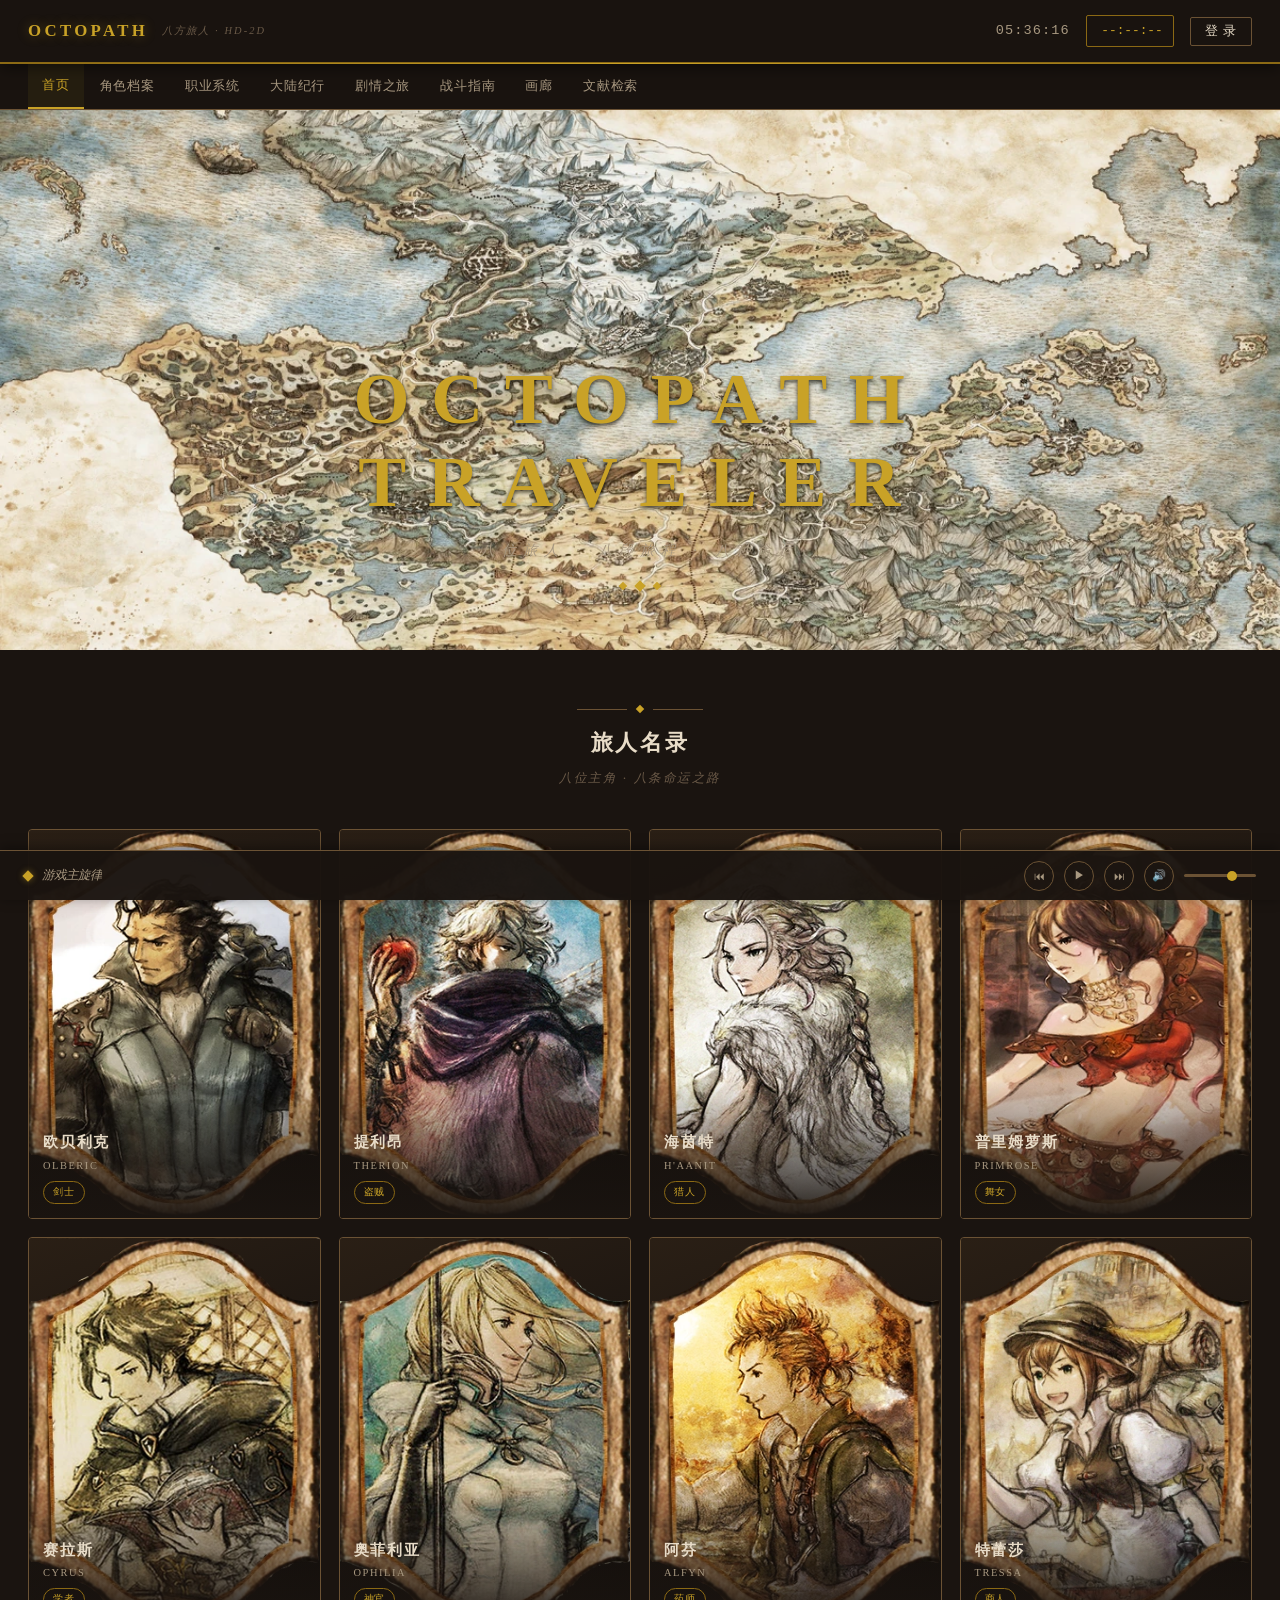
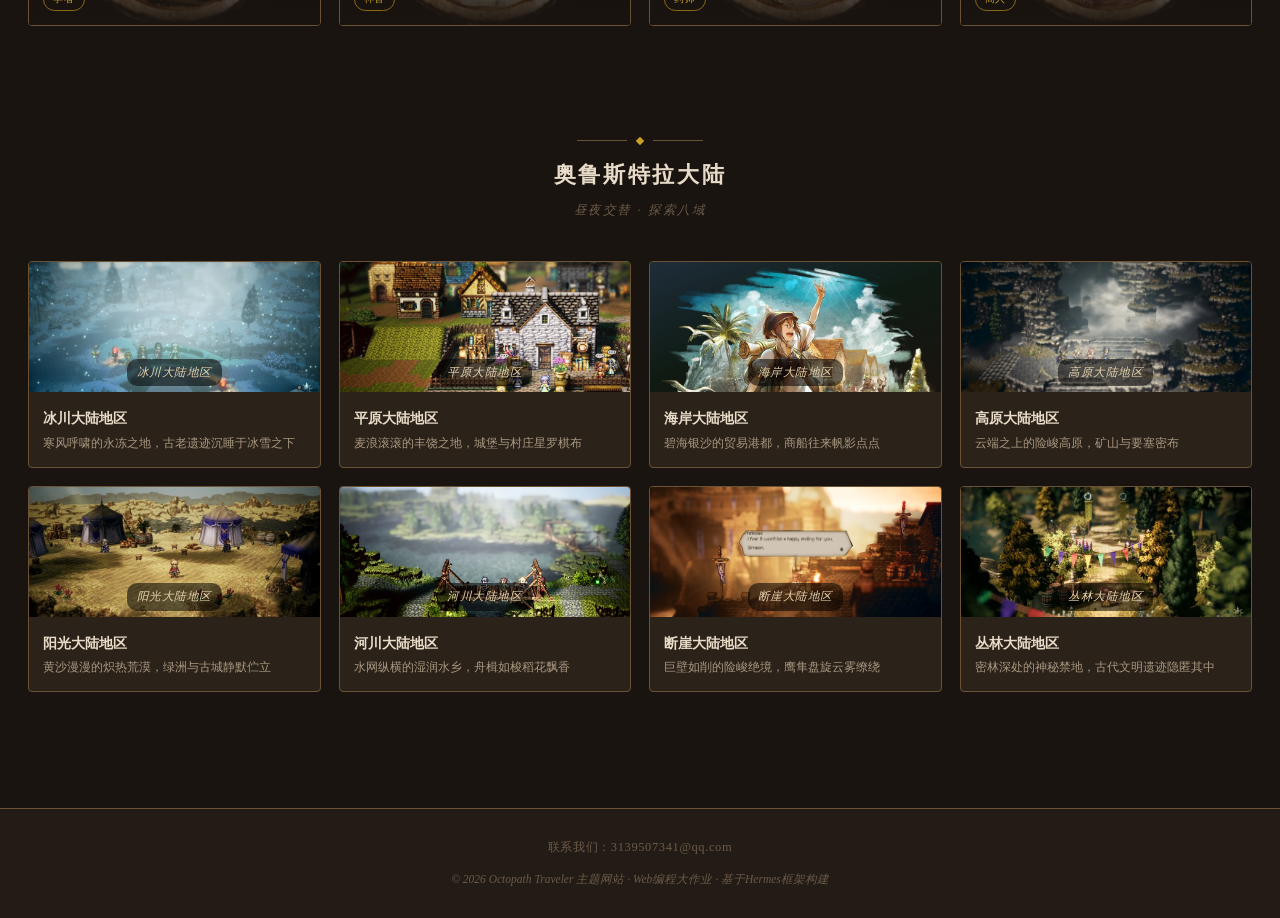
<file: index.html>
<!DOCTYPE html>
<html lang="zh-CN">
<head>
  <meta charset="UTF-8">
  <meta name="viewport" content="width=device-width, initial-scale=1.0">
  <title>Octopath Traveler 八方旅人</title>
  <link rel="stylesheet" href="css/style.css">
</head>
<body>

  <!-- ===================== 顶部标题栏 ===================== -->
  <header class="site-header">
    <div class="header__left">
      <span class="header__logo">OCTOPATH</span>
      <span class="header__subtitle">八方旅人 · HD-2D</span>
    </div>
    <div class="header__right">
      <div class="clock-widget" id="clockWidget">00:00:00</div>
      <div class="countdown-widget" id="countdownWidget" title="防沉迷倒计时">--:--:--</div>
      <button class="btn-login" id="btnLogin">登 录</button>
      <div class="user-info" id="userInfo" style="display:none;">
        <span class="gem-dot"></span>
        <span class="user-name" id="userName"></span>
      </div>
    </div>
  </header>

  <!-- ===================== 导航栏 ===================== -->
  <nav class="site-nav">
    <ul class="nav__primary">
      <li class="nav__item active">
        <a class="nav__link" href="#">首页</a>
      </li>
      <li class="nav__item">
        <a class="nav__link" href="pages/characters.html">角色档案</a>
        <ul class="nav__sub">
          <li class="nav__sub-item"><a href="pages/characters.html">全部角色</a></li>
          <li class="nav__sub-item"><a href="pages/characters.html#olberic">欧贝利克</a></li>
          <li class="nav__sub-item"><a href="pages/characters.html#therion">提利昂</a></li>
          <li class="nav__sub-item"><a href="pages/characters.html#haanit">海茵特</a></li>
          <li class="nav__sub-item"><a href="pages/characters.html#primrose">普里姆萝斯</a></li>
          <li class="nav__sub-item"><a href="pages/characters.html#cyrus">赛拉斯</a></li>
          <li class="nav__sub-item"><a href="pages/characters.html#ophilia">奥菲利亚</a></li>
          <li class="nav__sub-item"><a href="pages/characters.html#alfyn">阿芬</a></li>
          <li class="nav__sub-item"><a href="pages/characters.html#tressa">特蕾莎</a></li>
        </ul>
      </li>
      <li class="nav__item">
        <a class="nav__link" href="pages/jobs.html">职业系统</a>
      </li>
      <li class="nav__item">
        <a class="nav__link" href="pages/world.html">大陆纪行</a>
      </li>
      <li class="nav__item">
        <a class="nav__link" href="pages/story.html">剧情之旅</a>
      </li>
      <li class="nav__item">
        <a class="nav__link" href="pages/battle.html">战斗指南</a>
      </li>
      <li class="nav__item">
        <a class="nav__link" href="pages/gallery.html">画廊</a>
      </li>
      <li class="nav__item">
        <a class="nav__link" href="pages/pubmed.html">文献检索</a>
      </li>
    </ul>
  </nav>

  <!-- ===================== 主内容区 ===================== -->
  <main class="site-main">

    <!-- 英雄横幅 -->
    <section class="hero-banner">
      <div class="hero-bg" id="heroBg"></div>
      <div class="hero-overlay">
        <h1 class="hero-title">OCTOPATH<br>TRAVELER</h1>
        <p class="hero-subtitle">八位旅人 · 八段旅程 · 八种命运</p>
        <div class="hero-gem-line">
          <span class="gem-dot"></span>
          <span class="gem-dot"></span>
          <span class="gem-dot"></span>
        </div>
      </div>
    </section>

    <!-- 角色档案区 -->
    <section class="section" id="characters">
      <div class="section-header">
        <div class="section-divider">
          <span class="section-divider__line"></span>
          <span class="section-divider__gem"></span>
          <span class="section-divider__line"></span>
        </div>
        <h2 class="section-title">旅人名录</h2>
        <p class="section-subtitle">八位主角 · 八条命运之路</p>
      </div>

      <div class="character-grid">

        <!-- 剑士 欧贝利克 -->
        <div class="char-card" data-char="olberic" onclick="openCharModal('olberic')">
          <img class="char-card__image" src="图集/olberic.png" alt="欧贝利克" onerror="this.style.display='none'">
          <span class="corner-bl"></span>
          <span class="corner-br"></span>
          <div class="char-card__name">
            <div class="char-card__name-cn">欧贝利克</div>
            <div class="char-card__name-en">Olberic</div>
            <span class="char-card__job">剑士</span>
          </div>
        </div>

        <!-- 盗贼 提利昂 -->
        <div class="char-card" data-char="therion" onclick="openCharModal('therion')">
          <img class="char-card__image" src="图集/therion.jpg" alt="提利昂" onerror="this.style.display='none'">
          <span class="corner-bl"></span>
          <span class="corner-br"></span>
          <div class="char-card__name">
            <div class="char-card__name-cn">提利昂</div>
            <div class="char-card__name-en">Therion</div>
            <span class="char-card__job">盗贼</span>
          </div>
        </div>

        <!-- 猎人 海茵特 -->
        <div class="char-card" data-char="haanit" onclick="openCharModal('haanit')">
          <img class="char-card__image" src="图集/haanit.png" alt="海茵特" onerror="this.style.display='none'">
          <span class="corner-bl"></span>
          <span class="corner-br"></span>
          <div class="char-card__name">
            <div class="char-card__name-cn">海茵特</div>
            <div class="char-card__name-en">H'aanit</div>
            <span class="char-card__job">猎人</span>
          </div>
        </div>

        <!-- 舞女 普里姆萝斯 -->
        <div class="char-card" data-char="primrose" onclick="openCharModal('primrose')">
          <img class="char-card__image" src="图集/primrose.png" alt="普里姆萝斯" onerror="this.style.display='none'">
          <span class="corner-bl"></span>
          <span class="corner-br"></span>
          <div class="char-card__name">
            <div class="char-card__name-cn">普里姆萝斯</div>
            <div class="char-card__name-en">Primrose</div>
            <span class="char-card__job">舞女</span>
          </div>
        </div>

        <!-- 学者 赛拉斯 -->
        <div class="char-card" data-char="cyrus" onclick="openCharModal('cyrus')">
          <img class="char-card__image" src="图集/cyrus.png" alt="赛拉斯" onerror="this.style.display='none'">
          <span class="corner-bl"></span>
          <span class="corner-br"></span>
          <div class="char-card__name">
            <div class="char-card__name-cn">赛拉斯</div>
            <div class="char-card__name-en">Cyrus</div>
            <span class="char-card__job">学者</span>
          </div>
        </div>

        <!-- 神官 奥菲利亚 -->
        <div class="char-card" data-char="ophilia" onclick="openCharModal('ophilia')">
          <img class="char-card__image" src="图集/ophilia.png" alt="奥菲利亚" onerror="this.style.display='none'">
          <span class="corner-bl"></span>
          <span class="corner-br"></span>
          <div class="char-card__name">
            <div class="char-card__name-cn">奥菲利亚</div>
            <div class="char-card__name-en">Ophilia</div>
            <span class="char-card__job">神官</span>
          </div>
        </div>

        <!-- 药师 阿芬 -->
        <div class="char-card" data-char="alfyn" onclick="openCharModal('alfyn')">
          <img class="char-card__image" src="图集/alfyn.png" alt="阿芬" onerror="this.style.display='none'">
          <span class="corner-bl"></span>
          <span class="corner-br"></span>
          <div class="char-card__name">
            <div class="char-card__name-cn">阿芬</div>
            <div class="char-card__name-en">Alfyn</div>
            <span class="char-card__job">药师</span>
          </div>
        </div>

        <!-- 商人 特蕾莎 -->
        <div class="char-card" data-char="tressa" onclick="openCharModal('tressa')">
          <img class="char-card__image" src="图集/tressa.png" alt="特蕾莎" onerror="this.style.display='none'">
          <span class="corner-bl"></span>
          <span class="corner-br"></span>
          <div class="char-card__name">
            <div class="char-card__name-cn">特蕾莎</div>
            <div class="char-card__name-en">Tressa</div>
            <span class="char-card__job">商人</span>
          </div>
        </div>

      </div>
    </section>

    <!-- 大陆纪行区 -->
    <section class="section" id="world">
      <div class="section-header">
        <div class="section-divider">
          <span class="section-divider__line"></span>
          <span class="section-divider__gem"></span>
          <span class="section-divider__line"></span>
        </div>
        <h2 class="section-title">奥鲁斯特拉大陆</h2>
        <p class="section-subtitle">昼夜交替 · 探索八域</p>
      </div>

      <div class="region-grid">

        <div class="region-card">
          <div class="region-card__image"><img src="图集/snow1.png" alt="冰川" onerror="this.style.display='none'"><span class="region-label">冰川大陆地区</span></div>
          <div class="region-card__body">
            <div class="region-card__name">冰川大陆地区</div>
            <div class="region-card__desc">寒风呼啸的永冻之地，古老遗迹沉睡于冰雪之下</div>
          </div>
        </div>

        <div class="region-card">
          <div class="region-card__image"><img src="图集/town1.png" alt="平原" onerror="this.style.display='none'"><span class="region-label">平原大陆地区</span></div>
          <div class="region-card__body">
            <div class="region-card__name">平原大陆地区</div>
            <div class="region-card__desc">麦浪滚滚的丰饶之地，城堡与村庄星罗棋布</div>
          </div>
        </div>

        <div class="region-card">
          <div class="region-card__image"><img src="图集/coast1.png" alt="海岸" onerror="this.style.display='none'"><span class="region-label">海岸大陆地区</span></div>
          <div class="region-card__body">
            <div class="region-card__name">海岸大陆地区</div>
            <div class="region-card__desc">碧海银沙的贸易港都，商船往来帆影点点</div>
          </div>
        </div>

        <div class="region-card">
          <div class="region-card__image"><img src="图集/highland1.png" alt="高原" onerror="this.style.display='none'"><span class="region-label">高原大陆地区</span></div>
          <div class="region-card__body">
            <div class="region-card__name">高原大陆地区</div>
            <div class="region-card__desc">云端之上的险峻高原，矿山与要塞密布</div>
          </div>
        </div>

        <div class="region-card">
          <div class="region-card__image"><img src="图集/desert1.png" alt="沙漠" onerror="this.style.display='none'"><span class="region-label">阳光大陆地区</span></div>
          <div class="region-card__body">
            <div class="region-card__name">阳光大陆地区</div>
            <div class="region-card__desc">黄沙漫漫的炽热荒漠，绿洲与古城静默伫立</div>
          </div>
        </div>

        <div class="region-card">
          <div class="region-card__image"><img src="图集/river1.png" alt="河川" onerror="this.style.display='none'"><span class="region-label">河川大陆地区</span></div>
          <div class="region-card__body">
            <div class="region-card__name">河川大陆地区</div>
            <div class="region-card__desc">水网纵横的湿润水乡，舟楫如梭稻花飘香</div>
          </div>
        </div>

        <div class="region-card">
          <div class="region-card__image"><img src="图集/ruins1.png" alt="断崖" onerror="this.style.display='none'"><span class="region-label">断崖大陆地区</span></div>
          <div class="region-card__body">
            <div class="region-card__name">断崖大陆地区</div>
            <div class="region-card__desc">巨壁如削的险峻绝境，鹰隼盘旋云雾缭绕</div>
          </div>
        </div>

        <div class="region-card">
          <div class="region-card__image"><img src="图集/forest1.png" alt="丛林" onerror="this.style.display='none'"><span class="region-label">丛林大陆地区</span></div>
          <div class="region-card__body">
            <div class="region-card__name">丛林大陆地区</div>
            <div class="region-card__desc">密林深处的神秘禁地，古代文明遗迹隐匿其中</div>
          </div>
        </div>

      </div>
    </section>

  </main>

  <!-- ===================== 底部 ===================== -->
  <footer class="site-footer">
    <div class="footer__links">
      <a href="mailto:3139507341@qq.com">联系我们：3139507341@qq.com</a>
    </div>
    <p class="footer__copyright">
      © 2026 Octopath Traveler 主题网站 · Web编程大作业 · 基于Hermes框架构建
    </p>
  </footer>

  <!-- ===================== 音乐控制条 ===================== -->
  <div class="music-bar" id="musicBar">
    <div class="music-bar__info">
      <span class="music-bar__gem"></span>
      <span class="music-bar__track" id="musicTrack">游戏主旋律</span>
    </div>
    <div class="music-bar__controls">
      <button class="btn-icon" id="btnPrev" title="上一曲">⏮</button>
      <button class="btn-icon" id="btnPlayPause" title="播放/暂停">▶</button>
      <button class="btn-icon" id="btnNext" title="下一曲">⏭</button>
      <button class="btn-icon" id="btnSound" title="音效开关">🔊</button>
      <input type="range" class="volume-slider" id="volSlider" min="0" max="100" value="70" title="音量">
    </div>
  </div>

  <!-- ===================== 登录弹窗 ===================== -->
  <div class="login-modal" id="loginModal">
    <div class="login-modal__box">
      <button class="btn-close" id="btnCloseLogin">×</button>
      <h3 class="login-modal__title">旅人登录</h3>
      <form id="loginForm" onsubmit="return handleLogin(event)">
        <div class="form-group">
          <label class="form-label" for="inputStudentId">学号</label>
          <input type="text" class="form-input" id="inputStudentId"
                 placeholder="请输入10位学号" maxlength="10" autocomplete="username">
          <div class="form-error" id="idError"></div>
        </div>
        <div class="form-group">
          <label class="form-label" for="inputPassword">密码</label>
          <input type="password" class="form-input" id="inputPassword"
                 placeholder="初始密码：2026" autocomplete="current-password">
          <div class="form-error" id="pwError"></div>
        </div>
        <button type="submit" class="btn-submit">进入旅途</button>
      </form>
    </div>
  </div>

  <!-- ===================== 防沉迷锁定遮罩 ===================== -->
  <div class="lock-overlay" id="lockOverlay">
    <div class="lock-overlay__icon">⏳</div>
    <div class="lock-overlay__msg">休息一下，继续前行</div>
    <div class="lock-overlay__timer" id="lockTimer">10:00</div>
    <p style="font-size:0.8rem;color:#8b949e;">锁定中，请稍作休息</p>
  </div>

  <!-- ===================== 角色详情弹窗 ===================== -->
  <div class="login-modal" id="charModal" style="z-index:2500;">
    <div class="login-modal__box" style="width:520px;max-height:85vh;overflow-y:auto;">
      <button class="btn-close" id="btnCloseChar">×</button>
      <div id="charModalContent">
        <!-- 动态填充 -->
      </div>
    </div>
  </div>

  <script src="js/main.js"></script>
</body>
</html>
</file>
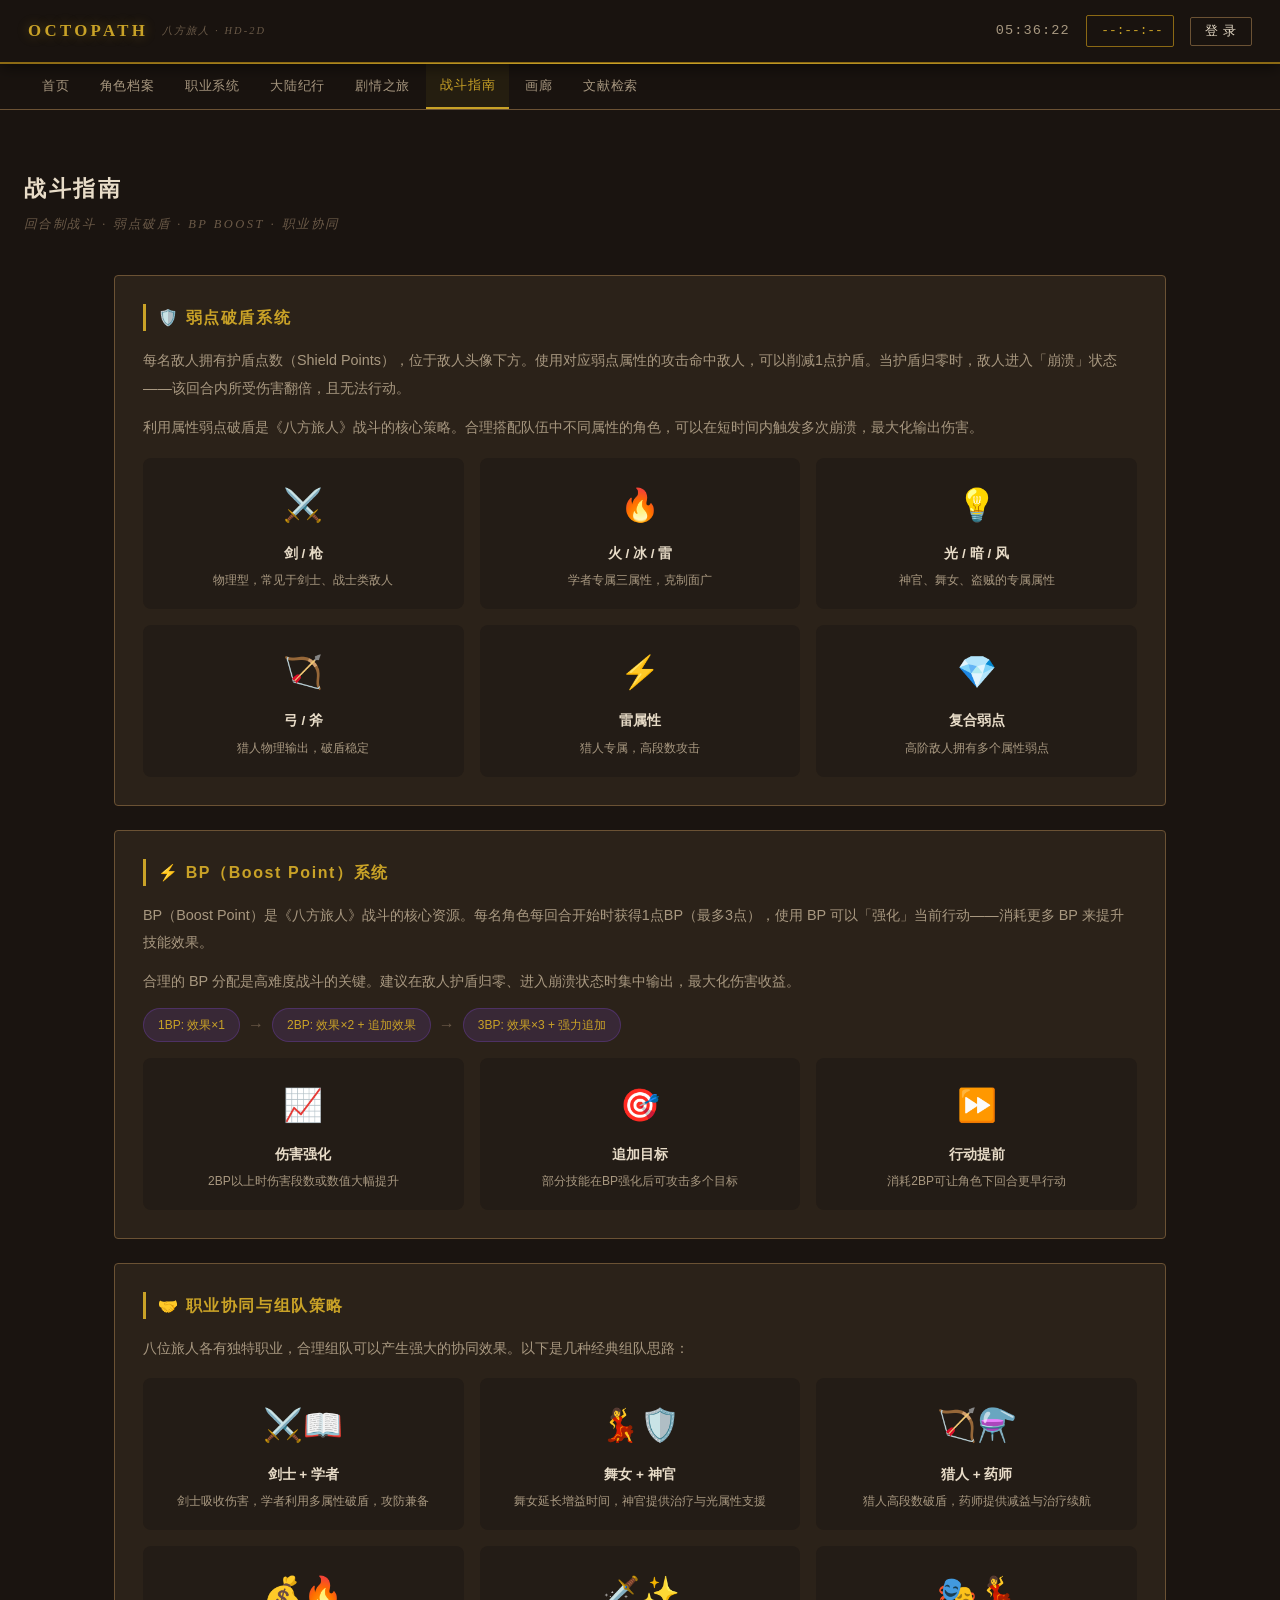
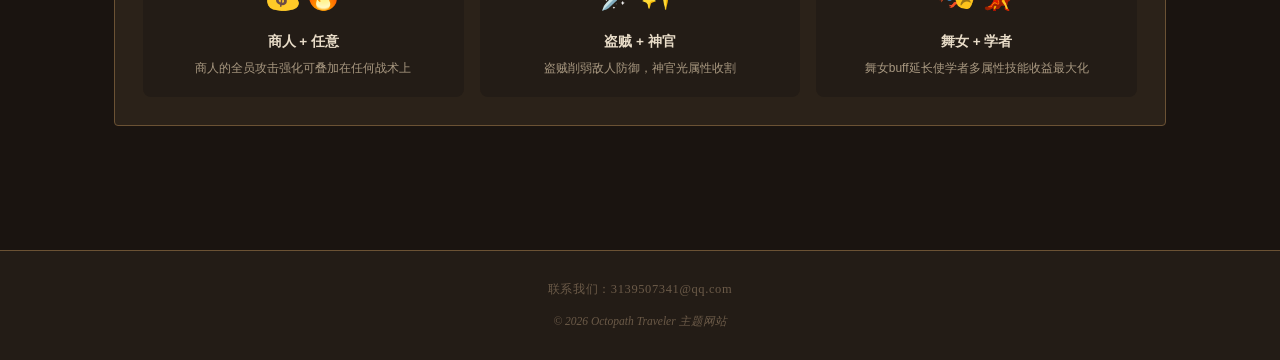
<file: pages/battle.html>
<!DOCTYPE html>
<html lang="zh-CN">
<head>
  <meta charset="UTF-8">
  <meta name="viewport" content="width=device-width, initial-scale=1.0">
  <title>战斗指南 - Octopath Traveler</title>
  <link rel="stylesheet" href="../css/style.css">
  <style>
    .battle-section { max-width:1100px; margin:40px auto; padding:0 24px 60px; }
    .battle-card { background:var(--color-bg-card); border:1px solid var(--color-border); border-radius:var(--border-radius); padding:28px; margin-bottom:24px; }
    .battle-card h3 { font-size:1rem; color:var(--color-hover); letter-spacing:0.1em; margin-bottom:16px; border-left:3px solid var(--color-hover); padding-left:12px; }
    .battle-card p { font-size:0.9rem; color:var(--color-text-secondary); line-height:1.9; margin-bottom:12px; }
    .mechanic-grid { display:grid; grid-template-columns:repeat(3,1fr); gap:16px; margin-top:16px; }
    .mech-card { background:var(--color-bg-secondary); border-radius:8px; padding:20px; text-align:center; }
    .mech-icon { font-size:2rem; margin-bottom:10px; }
    .mech-name { font-size:0.85rem; font-weight:700; color:var(--color-text-primary); margin-bottom:6px; }
    .mech-desc { font-size:0.75rem; color:var(--color-text-secondary); line-height:1.5; }
    .bp-flow { display:flex; align-items:center; gap:8px; flex-wrap:wrap; margin-top:12px; }
    .bp-step { padding:6px 14px; background:rgba(110,64,170,0.2); border:1px solid rgba(110,64,170,0.4); border-radius:20px; font-size:0.75rem; color:var(--color-hover); }
    .bp-arrow { color:var(--color-text-muted); }
    .section { padding:60px 24px 0; max-width:1400px; margin:0 auto; }
    @media(max-width:768px) { .mechanic-grid { grid-template-columns:1fr; } }
  </style>
</head>
<body>

  <header class="site-header">
    <div class="header__left"><span class="header__logo">OCTOPATH</span><span class="header__subtitle">八方旅人 · HD-2D</span></div>
    <div class="header__right">
      <div class="clock-widget" id="clockWidget">00:00:00</div>
      <div class="countdown-widget" id="countdownWidget">--:--:--</div>
      <button class="btn-login" id="btnLogin">登 录</button>
      <div class="user-info" id="userInfo" style="display:none;"><span class="gem-dot"></span><span class="user-name" id="userName"></span></div>
    </div>
  </header>

  <nav class="site-nav">
    <ul class="nav__primary">
      <li class="nav__item"><a class="nav__link" href="../index.html">首页</a></li>
      <li class="nav__item"><a class="nav__link" href="characters.html">角色档案</a></li>
      <li class="nav__item"><a class="nav__link" href="jobs.html">职业系统</a></li>
      <li class="nav__item"><a class="nav__link" href="world.html">大陆纪行</a></li>
      <li class="nav__item"><a class="nav__link" href="story.html">剧情之旅</a></li>
      <li class="nav__item active"><a class="nav__link" href="battle.html">战斗指南</a></li>
      <li class="nav__item"><a class="nav__link" href="gallery.html">画廊</a></li>
      <li class="nav__item"><a class="nav__link" href="pubmed.html">文献检索</a></li>
    </ul>
  </nav>

  <main style="margin-top:calc(var(--header-height) + var(--nav-height));">
    <div class="section">
      <h2 class="section-title">战斗指南</h2>
      <p class="section-subtitle">回合制战斗 · 弱点破盾 · BP boost · 职业协同</p>
    </div>

    <div class="battle-section">
      <!-- 弱点破盾系统 -->
      <div class="battle-card">
        <h3>🛡️ 弱点破盾系统</h3>
        <p>每名敌人拥有护盾点数（Shield Points），位于敌人头像下方。使用对应弱点属性的攻击命中敌人，可以削减1点护盾。当护盾归零时，敌人进入「崩溃」状态——该回合内所受伤害翻倍，且无法行动。</p>
        <p>利用属性弱点破盾是《八方旅人》战斗的核心策略。合理搭配队伍中不同属性的角色，可以在短时间内触发多次崩溃，最大化输出伤害。</p>
        <div class="mechanic-grid">
          <div class="mech-card"><div class="mech-icon">⚔️</div><div class="mech-name">剑 / 枪</div><div class="mech-desc">物理型，常见于剑士、战士类敌人</div></div>
          <div class="mech-card"><div class="mech-icon">🔥</div><div class="mech-name">火 / 冰 / 雷</div><div class="mech-desc">学者专属三属性，克制面广</div></div>
          <div class="mech-card"><div class="mech-icon">💡</div><div class="mech-name">光 / 暗 / 风</div><div class="mech-desc">神官、舞女、盗贼的专属属性</div></div>
          <div class="mech-card"><div class="mech-icon">🏹</div><div class="mech-name">弓 / 斧</div><div class="mech-desc">猎人物理输出，破盾稳定</div></div>
          <div class="mech-card"><div class="mech-icon">⚡</div><div class="mech-name">雷属性</div><div class="mech-desc">猎人专属，高段数攻击</div></div>
          <div class="mech-card"><div class="mech-icon">💎</div><div class="mech-name">复合弱点</div><div class="mech-desc">高阶敌人拥有多个属性弱点</div></div>
        </div>
      </div>

      <!-- BP 系统 -->
      <div class="battle-card">
        <h3>⚡ BP（Boost Point）系统</h3>
        <p>BP（Boost Point）是《八方旅人》战斗的核心资源。每名角色每回合开始时获得1点BP（最多3点），使用 BP 可以「强化」当前行动——消耗更多 BP 来提升技能效果。</p>
        <p>合理的 BP 分配是高难度战斗的关键。建议在敌人护盾归零、进入崩溃状态时集中输出，最大化伤害收益。</p>
        <div class="bp-flow">
          <span class="bp-step">1BP: 效果×1</span>
          <span class="bp-arrow">→</span>
          <span class="bp-step">2BP: 效果×2 + 追加效果</span>
          <span class="bp-arrow">→</span>
          <span class="bp-step">3BP: 效果×3 + 强力追加</span>
        </div>
        <div class="mechanic-grid" style="margin-top:16px;">
          <div class="mech-card"><div class="mech-icon">📈</div><div class="mech-name">伤害强化</div><div class="mech-desc">2BP以上时伤害段数或数值大幅提升</div></div>
          <div class="mech-card"><div class="mech-icon">🎯</div><div class="mech-name">追加目标</div><div class="mech-desc">部分技能在BP强化后可攻击多个目标</div></div>
          <div class="mech-card"><div class="mech-icon">⏩</div><div class="mech-name">行动提前</div><div class="mech-desc">消耗2BP可让角色下回合更早行动</div></div>
        </div>
      </div>

      <!-- 职业协同 -->
      <div class="battle-card">
        <h3>🤝 职业协同与组队策略</h3>
        <p>八位旅人各有独特职业，合理组队可以产生强大的协同效果。以下是几种经典组队思路：</p>
        <div class="mechanic-grid">
          <div class="mech-card"><div class="mech-icon">⚔️📖</div><div class="mech-name">剑士 + 学者</div><div class="mech-desc">剑士吸收伤害，学者利用多属性破盾，攻防兼备</div></div>
          <div class="mech-card"><div class="mech-icon">💃🛡️</div><div class="mech-name">舞女 + 神官</div><div class="mech-desc">舞女延长增益时间，神官提供治疗与光属性支援</div></div>
          <div class="mech-card"><div class="mech-icon">🏹⚗️</div><div class="mech-name">猎人 + 药师</div><div class="mech-desc">猎人高段数破盾，药师提供减益与治疗续航</div></div>
          <div class="mech-card"><div class="mech-icon">💰🔥</div><div class="mech-name">商人 + 任意</div><div class="mech-desc">商人的全员攻击强化可叠加在任何战术上</div></div>
          <div class="mech-card"><div class="mech-icon">🗡️✨</div><div class="mech-name">盗贼 + 神官</div><div class="mech-desc">盗贼削弱敌人防御，神官光属性收割</div></div>
          <div class="mech-card"><div class="mech-icon">🎭💃</div><div class="mech-name">舞女 + 学者</div><div class="mech-desc">舞女buff延长使学者多属性技能收益最大化</div></div>
        </div>
      </div>
    </div>
  </main>

  <footer class="site-footer">
    <div class="footer__links"><a href="mailto:3139507341@qq.com">联系我们：3139507341@qq.com</a></div>
    <p class="footer__copyright">© 2026 Octopath Traveler 主题网站</p>
  </footer>

  <script src="../js/main.js"></script>
</body>
</html>
</file>
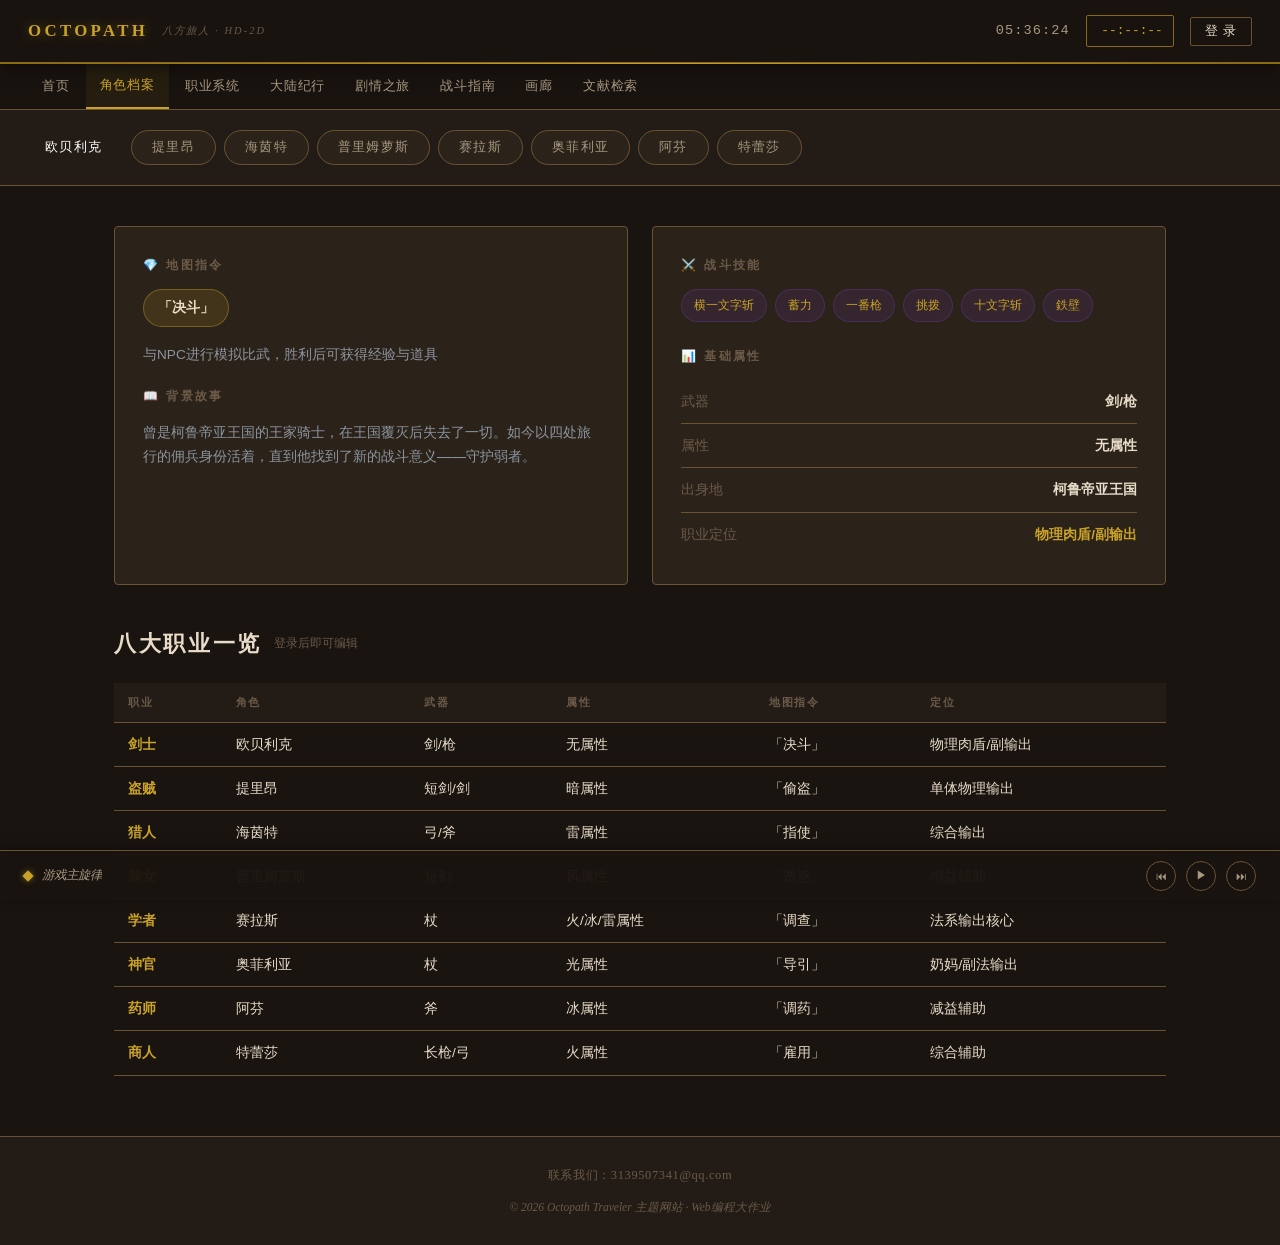
<file: pages/characters.html>
<!DOCTYPE html>
<html lang="zh-CN">
<head>
  <meta charset="UTF-8">
  <meta name="viewport" content="width=device-width, initial-scale=1.0">
  <title>角色档案 - Octopath Traveler</title>
  <link rel="stylesheet" href="../css/style.css">
  <style>
    /* 角色页专属补充样式 */
    .char-page-hero {
      position: relative;
      height: 380px;
      display: flex;
      align-items: flex-end;
      overflow: hidden;
      background: linear-gradient(135deg, #1a1a2e 0%, #16213e 50%, #0f3460 100%);
    }
    .char-page-hero__overlay {
      position: relative;
      z-index: 2;
      padding: 40px;
      background: linear-gradient(transparent, rgba(13,17,23,0.95));
      width: 100%;
    }
    .char-page-hero__name {
      font-size: 2.5rem;
      font-weight: 800;
      letter-spacing: 0.15em;
      background: var(--gradient-primary);
      -webkit-background-clip: text;
      -webkit-text-fill-color: transparent;
      background-clip: text;
    }
    .char-tabs {
      display: flex;
      gap: 8px;
      padding: 20px 24px;
      overflow-x: auto;
      background: var(--color-bg-secondary);
      border-bottom: 1px solid var(--color-border);
      position: sticky;
      top: calc(var(--header-height) + var(--nav-height));
      z-index: 10;
    }
    .char-tab {
      flex-shrink: 0;
      padding: 8px 20px;
      border-radius: 30px;
      font-size: 0.8rem;
      letter-spacing: 0.1em;
      border: 1px solid var(--color-border);
      background: var(--color-bg-card);
      color: var(--color-text-secondary);
      cursor: pointer;
      transition: all 0.2s ease;
    }
    .char-tab:hover {
      border-color: var(--color-hover);
      color: var(--color-hover);
    }
    .char-tab.active {
      background: var(--gradient-primary);
      border-color: transparent;
      color: #fff;
    }
    .char-detail {
      max-width: 1100px;
      margin: 0 auto;
      padding: 40px 24px;
      display: grid;
      grid-template-columns: 1fr 1fr;
      gap: 24px;
    }
    .char-card-detail {
      background: var(--color-bg-card);
      border: 1px solid var(--color-border);
      border-radius: var(--border-radius);
      padding: 28px;
    }
    .char-card-detail h3 {
      font-size: 0.75rem;
      color: var(--color-text-muted);
      letter-spacing: 0.2em;
      text-transform: uppercase;
      margin-bottom: 14px;
    }
    .cmd-badge {
      display: inline-flex;
      align-items: center;
      gap: 6px;
      padding: 6px 14px;
      background: rgba(201, 162, 39, 0.15);
      border: 1px solid rgba(201, 162, 39, 0.4);
      border-radius: 20px;
      font-size: 0.85rem;
      color: var(--color-gem);
      font-weight: 700;
      margin-bottom: 16px;
    }
    .skill-tags {
      display: flex;
      flex-wrap: wrap;
      gap: 8px;
    }
    .skill-tag {
      padding: 5px 12px;
      background: rgba(110, 64, 170, 0.15);
      border: 1px solid rgba(110, 64, 170, 0.35);
      border-radius: 20px;
      font-size: 0.75rem;
      color: var(--color-hover);
    }
    .stat-row {
      display: flex;
      justify-content: space-between;
      padding: 10px 0;
      border-bottom: 1px solid var(--color-border);
      font-size: 0.85rem;
    }
    .stat-row:last-child { border-bottom: none; }
    .stat-label { color: var(--color-text-muted); }
    .stat-value { color: var(--color-text-primary); font-weight: 600; }
    /* 可编辑表格 */
    .editable-table-wrap {
      position: relative;
    }
    .btn-edit-table {
      position: absolute;
      top: 12px;
      right: 12px;
      padding: 6px 14px;
      font-size: 0.75rem;
      background: var(--color-bg-secondary);
      border: 1px solid var(--color-border);
      border-radius: 20px;
      color: var(--color-link);
      cursor: pointer;
      transition: all 0.2s;
      display: none;
    }
    .btn-edit-table.visible { display: block; }
    .btn-edit-table:hover { border-color: var(--color-link); background: rgba(77,159,255,0.1); }
    .editable-table {
      width: 100%;
      border-collapse: collapse;
      font-size: 0.85rem;
    }
    .editable-table th {
      text-align: left;
      padding: 10px 14px;
      background: var(--color-bg-secondary);
      color: var(--color-text-muted);
      font-size: 0.7rem;
      letter-spacing: 0.15em;
      text-transform: uppercase;
      border-bottom: 1px solid var(--color-border);
    }
    .editable-table td {
      padding: 10px 14px;
      color: var(--color-text-primary);
      border-bottom: 1px solid var(--color-border);
    }
    .editable-table td[contenteditable="true"] {
      background: rgba(110, 64, 170, 0.08);
      outline: 1px solid var(--color-hover);
      border-radius: 4px;
      cursor: text;
    }
    @media (max-width: 768px) {
      .char-detail { grid-template-columns: 1fr; }
      .char-page-hero { height: 280px; }
      .char-page-hero__name { font-size: 1.8rem; }
    }
  </style>
</head>
<body>

  <!-- 顶部标题栏 -->
  <header class="site-header">
    <div class="header__left">
      <span class="header__logo">OCTOPATH</span>
      <span class="header__subtitle">八方旅人 · HD-2D</span>
    </div>
    <div class="header__right">
      <div class="clock-widget" id="clockWidget">00:00:00</div>
      <div class="countdown-widget" id="countdownWidget">--:--:--</div>
      <button class="btn-login" id="btnLogin">登 录</button>
      <div class="user-info" id="userInfo" style="display:none;">
        <span class="gem-dot"></span>
        <span class="user-name" id="userName"></span>
      </div>
    </div>
  </header>

  <!-- 导航栏 -->
  <nav class="site-nav">
    <ul class="nav__primary">
      <li class="nav__item"><a class="nav__link" href="../index.html">首页</a></li>
      <li class="nav__item active">
        <a class="nav__link" href="characters.html">角色档案</a>
        <ul class="nav__sub">
          <li class="nav__sub-item"><a href="characters.html">全部角色</a></li>
        </ul>
      </li>
      <li class="nav__item"><a class="nav__link" href="jobs.html">职业系统</a></li>
      <li class="nav__item"><a class="nav__link" href="world.html">大陆纪行</a></li>
      <li class="nav__item"><a class="nav__link" href="story.html">剧情之旅</a></li>
      <li class="nav__item"><a class="nav__link" href="battle.html">战斗指南</a></li>
      <li class="nav__item"><a class="nav__link" href="gallery.html">画廊</a></li>
      <li class="nav__item"><a class="nav__link" href="pubmed.html">文献检索</a></li>
    </ul>
  </nav>

  <main style="margin-top: calc(var(--header-height) + var(--nav-height));">

    <!-- 角色切换 Tab -->
    <div class="char-tabs" id="charTabs"></div>

    <!-- 角色详情区 -->
    <div class="char-detail" id="charDetail">
      <!-- 动态填充 -->
    </div>

    <!-- 职业属性总表（可编辑） -->
    <div class="section" style="max-width:1100px;margin:0 auto;padding:0 24px 60px;">
      <div style="display:flex;align-items:center;gap:12px;margin-bottom:20px;">
        <h2 class="section-title" style="margin:0;">八大职业一览</h2>
        <span style="font-size:0.75rem;color:var(--color-text-muted);">登录后即可编辑</span>
      </div>
      <div class="editable-table-wrap">
        <button class="btn-edit-table" id="btnEditTable">编辑表格</button>
        <table class="editable-table" id="jobsTable">
          <thead>
            <tr>
              <th>职业</th>
              <th>角色</th>
              <th>武器</th>
              <th>属性</th>
              <th>地图指令</th>
              <th>定位</th>
            </tr>
          </thead>
          <tbody id="jobsTableBody"></tbody>
        </table>
      </div>
    </div>

  </main>

  <!-- 登录弹窗 -->
  <div class="login-modal" id="loginModal">
    <div class="login-modal__box">
      <button class="btn-close" id="btnCloseLogin">×</button>
      <h3 class="login-modal__title">旅人登录</h3>
      <form id="loginForm" onsubmit="return handleLogin(event)">
        <div class="form-group">
          <label class="form-label">学号</label>
          <input type="text" class="form-input" id="inputStudentId" placeholder="10位数字学号" maxlength="10" autocomplete="username">
          <div class="form-error" id="idError"></div>
        </div>
        <div class="form-group">
          <label class="form-label">密码</label>
          <input type="password" class="form-input" id="inputPassword" placeholder="初始密码：2026" autocomplete="current-password">
          <div class="form-error" id="pwError"></div>
        </div>
        <button type="submit" class="btn-submit">进入旅途</button>
      </form>
    </div>
  </div>

  <!-- 底部 -->
  <footer class="site-footer">
    <div class="footer__links">
      <a href="mailto:3139507341@qq.com">联系我们：3139507341@qq.com</a>
    </div>
    <p class="footer__copyright">© 2026 Octopath Traveler 主题网站 · Web编程大作业</p>
  </footer>

  <!-- 音乐条 -->
  <div class="music-bar">
    <div class="music-bar__info">
      <span class="music-bar__gem"></span>
      <span class="music-bar__track">游戏主旋律</span>
    </div>
    <div class="music-bar__controls">
      <button class="btn-icon" onclick="alert('音乐功能演示中')">⏮</button>
      <button class="btn-icon" onclick="alert('音乐功能演示中')">▶</button>
      <button class="btn-icon" onclick="alert('音乐功能演示中')">⏭</button>
    </div>
  </div>

  <script src="../js/main.js"></script>
  <script>
    // 角色页数据 + Tab 渲染
    const CHARS = [
      { id: 'olberic',   name: '欧贝利克', en: 'Olberic',    job: '剑士' },
      { id: 'therion',   name: '提里昂',   en: 'Therion',    job: '盗贼' },
      { id: 'haanit',    name: '海茵特',   en: "H'aanit",   job: '猎人' },
      { id: 'primrose',  name: '普里姆萝斯', en: 'Primrose', job: '舞女' },
      { id: 'cyrus',     name: '赛拉斯',   en: 'Cyrus',      job: '学者' },
      { id: 'ophilia',   name: '奥菲利亚', en: 'Ophilia',    job: '神官' },
      { id: 'alfyn',     name: '阿芬',     en: 'Alfyn',      job: '药师' },
      { id: 'tressa',    name: '特蕾莎',   en: 'Tressa',     job: '商人' },
    ];

    const charData = {
      olberic: { name:'欧贝利克',en:'Olberic',job:'剑士',hometown:'柯鲁帝亚王国',cmd:'决斗',cmdDesc:'与NPC进行模拟比武，胜利后可获得经验与道具',bg:'曾是柯鲁帝亚王国的王家骑士，在王国覆灭后失去了一切。如今以四处旅行的佣兵身份活着，直到他找到了新的战斗意义——守护弱者。',skills:['横一文字斩','蓄力','一番枪','挑拨','十文字斩','鉄壁'],weapon:'剑/枪',elem:'无属性',role:'物理肉盾/副输出' },
      therion: { name:'提里昂',en:'Therion',job:'盗贼',hometown:'不知',cmd:'偷盗',cmdDesc:'从NPC身上偷取稀有道具，但失败会增加邪道值',bg:'神秘的盗贼，身上背负着某个被封印的诅咒。过去是一片空白，只知道他有一枚神秘吊坠，与一段痛苦的记忆紧紧相连。',skills:['偷盗','上锁','暗器投掷','隐蔽','毒刃'],weapon:'短剑/剑',elem:'暗属性',role:'单体物理输出' },
      haanit: { name:'海茵特',en:"H'aanit",job:'猎人',hometown:'爱德拉斯城',cmd:'指使',cmdDesc:'命令魔物为NPC服务，可获得经验、道具或移动NPC位置',bg:'来自爱德拉斯城的女猎人，师父被魔物带走后，她踏上寻找师父的旅程。她的搭档是雪豹「琳德」。',skills:['乱射','会心之矢','电鸟','网','目标锁定'],weapon:'弓/斧',elem:'雷属性',role:'综合输出' },
      primrose: { name:'普里姆萝斯',en:'Primrose',job:'舞女',hometown:'周日之国',cmd:'诱惑',cmdDesc:'让NPC加入队伍短暂协助战斗，失败增加邪道值',bg:"周日之国的贵族千金，父亲被三位绅士暗杀。为复仇苦练剑术的她，优雅舞步中隐藏着复仇者的锋芒。",skills:['舞蹈','希望之歌','诱惑之舞','齐心协力','月影'],weapon:'短剑',elem:'风属性',role:'增益辅助' },
      cyrus: { name:'赛拉斯',en:'Cyrus',job:'学者',hometown:'克雷斯摩根图书馆',cmd:'调查',cmdDesc:'暗地里调查NPC获取情报，胜利后可了解隐藏信息',bg:'克雷斯摩根图书馆的学者，在调查古代文献时发现恩师被卷入了某个阴谋。为寻找恩师下落，他踏遍奥鲁斯特拉大陆。',skills:['火炎魔法','冰结魔法','雷击魔法','予习','大魔法'],weapon:'杖',elem:'火/冰/雷属性',role:'法系输出核心' },
      ophilia: { name:'奥菲利亚',en:'Ophilia',job:'神官',hometown:'圣火教团',cmd:'导引',cmdDesc:'引导NPC暂时加入队伍，导引的NPC可在战斗中使用',bg:'圣火教团的神官，为完成教团使命与挚友莉莎珞一同踏上旅途。在旅途中学到了信仰的真正含义。',skills:['回复魔法','圣光','守护','大回复魔法','复活魔法'],weapon:'杖',elem:'光属性',role:'奶妈/副法输出' },
      alfyn: { name:'阿芬',en:'Alfyn',job:'药师',hometown:'维雅布鲁克村',cmd:'调药',cmdDesc:'将采集的草药调和为药水，可对NPC使用恢复HP或获得情报',bg:'维雅布鲁克村长大的药师，在旅途中救死扶伤，用调配的药物治疗每一位需要帮助的人，即使对方是曾经的敌人。',skills:['调药','毒药','体力药剂','活力灵药','调和'],weapon:'斧',elem:'冰属性',role:'减益辅助' },
      tressa: { name:'特蕾莎',en:'Tressa',job:'商人',hometown:'港口城市戈尔戈农',cmd:'雇用',cmdDesc:'雇用NPC成为临时伙伴协助战斗或服务，每次消耗叶币',bg:'戈尔戈农港口城市长大的少女，从小跟随商队走南闯北。在一次遭遇海盗后，她决定亲自踏上旅途，寻找「那个人」的秘密。',skills:['雇用','物品收集','全员激励','讨价还价','连携攻击'],weapon:'长枪/弓',elem:'火属性',role:'综合辅助' },
    };

    // 渲染 Tab
    const tabsEl = document.getElementById('charTabs');
    CHARS.forEach(c => {
      const btn = document.createElement('button');
      btn.className = 'char-tab' + (c.id === 'olberic' ? ' active' : '');
      btn.textContent = c.name;
      btn.onclick = () => switchChar(c.id);
      tabsEl.appendChild(btn);
    });

    function switchChar(id) {
      // Tab 状态
      tabsEl.querySelectorAll('.char-tab').forEach((t, i) => {
        t.classList.toggle('active', CHARS[i].id === id);
      });
      // 渲染详情
      const c = charData[id];
      const skillsHtml = c.skills.map(s => `<span class="skill-tag">${s}</span>`).join('');
      document.getElementById('charDetail').innerHTML = `
        <div class="char-card-detail">
          <h3>💎 地图指令</h3>
          <div class="cmd-badge">「${c.cmd}」</div>
          <p style="font-size:0.85rem;color:#8b949e;margin-bottom:20px;">${c.cmdDesc}</p>
          <h3>📖 背景故事</h3>
          <p style="font-size:0.9rem;color:#8b949e;line-height:1.7;">${c.bg}</p>
        </div>
        <div class="char-card-detail">
          <h3>⚔️ 战斗技能</h3>
          <div class="skill-tags" style="margin-bottom:24px;">${skillsHtml}</div>
          <h3>📊 基础属性</h3>
          <div class="stat-row"><span class="stat-label">武器</span><span class="stat-value">${c.weapon}</span></div>
          <div class="stat-row"><span class="stat-label">属性</span><span class="stat-value">${c.elem}</span></div>
          <div class="stat-row"><span class="stat-label">出身地</span><span class="stat-value">${c.hometown}</span></div>
          <div class="stat-row"><span class="stat-label">职业定位</span><span class="stat-value" style="color:var(--color-hover);">${c.role}</span></div>
        </div>
      `;
    }

    // 渲染职业总表
    const jobsBody = document.getElementById('jobsTableBody');
    CHARS.forEach(c => {
      const d = charData[c.id];
      const tr = document.createElement('tr');
      tr.innerHTML = `
        <td style="color:var(--color-hover);font-weight:600;">${d.job}</td>
        <td>${d.name}</td>
        <td>${d.weapon}</td>
        <td>${d.elem}</td>
        <td>「${d.cmd}」</td>
        <td>${d.role}</td>
      `;
      jobsBody.appendChild(tr);
    });

    // 可编辑表格（登录后才可用）
    const btnEditTable = document.getElementById('btnEditTable');
    let isTableEditable = false;

    if (btnEditTable) {
      btnEditTable.addEventListener('click', () => {
        if (!isLoggedIn) { alert('请先登录后编辑'); return; }
        isTableEditable = !isTableEditable;
        const cells = document.querySelectorAll('#jobsTableBody td');
        cells.forEach(td => td.contentEditable = isTableEditable);
        btnEditTable.textContent = isTableEditable ? '保存退出' : '编辑表格';
        if (!isTableEditable) { isTableEditable = false; }
      });
    }

    // 初始化显示
    switchChar('olberic');
  </script>

</body>
</html>
</file>
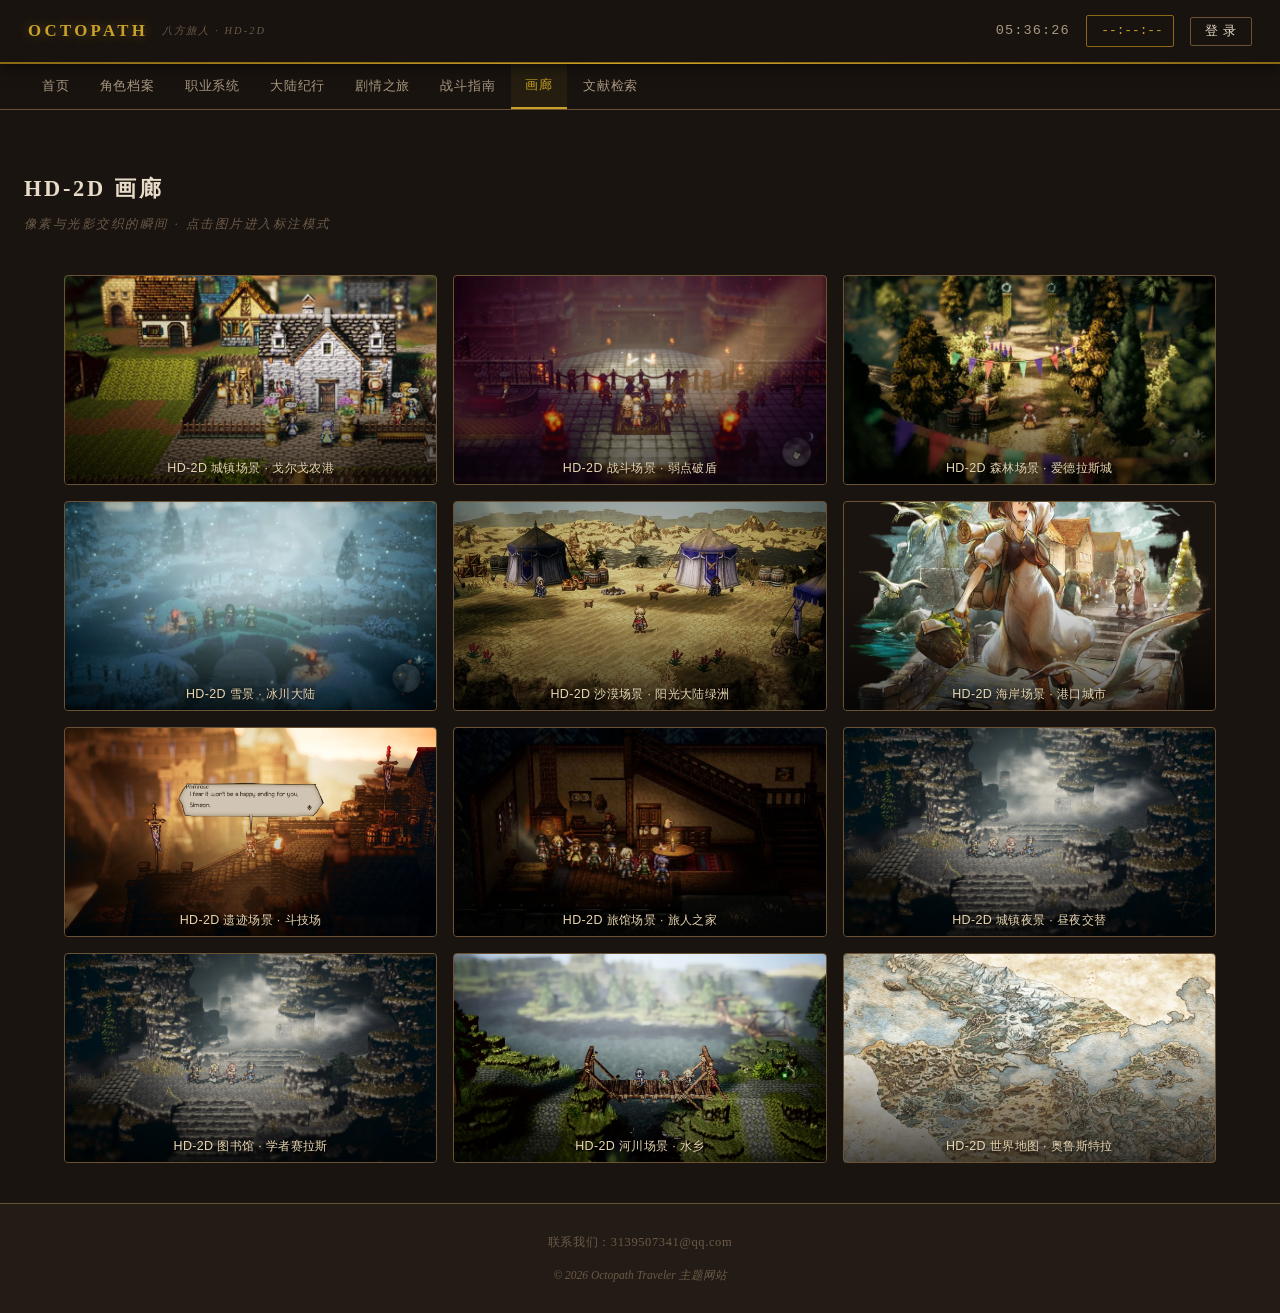
<file: pages/gallery.html>
<!DOCTYPE html>
<html lang="zh-CN">
<head>
  <meta charset="UTF-8">
  <meta name="viewport" content="width=device-width, initial-scale=1.0">
  <title>画廊 - Octopath Traveler</title>
  <link rel="stylesheet" href="../css/style.css">
  <style>
    .gallery-grid {
      display: grid;
      grid-template-columns: repeat(3, 1fr);
      gap: 16px;
      padding: 40px 24px;
      max-width: 1200px;
      margin: 0 auto;
    }
    .gallery-thumb {
      border-radius: var(--border-radius);
      overflow: hidden;
      aspect-ratio: 16/9;
      background: linear-gradient(135deg, #1a1a3e, #0f3460);
      background-size: cover;
      background-position: center;
      cursor: pointer;
      border: 1px solid var(--color-border);
      position: relative;
      display: flex;
      align-items: flex-end;
      justify-content: center;
      transition: all 0.3s ease;
    }
    .gallery-thumb::after {
      content: '';
      position: absolute;
      inset: 0;
      background: linear-gradient(transparent 40%, rgba(0,0,0,0.7) 100%);
      pointer-events: none;
    }
    .gallery-thumb:hover {
      border-color: var(--color-hover);
      transform: scale(1.02);
      box-shadow: 0 8px 24px rgba(0,0,0,0.4);
    }
    .gallery-thumb__label {
      position: relative;
      z-index: 1;
      color: #e8d5b0;
      font-size: 0.78rem;
      text-align: center;
      padding: 8px 10px;
      letter-spacing: 0.03em;
      line-height: 1.3;
      text-shadow: 0 1px 4px rgba(0,0,0,0.8);
    }
    /* Canvas 标注区 */
    .canvas-wrap {
      position: relative;
      display: inline-block;
      max-width: 100%;
    }
    #drawCanvas {
      display: block;
      max-width: 100%;
      border: 2px solid var(--color-border);
      border-radius: var(--border-radius);
      cursor: crosshair;
      background: #0a0a14;
    }
    .canvas-toolbar {
      display: flex;
      align-items: center;
      gap: 12px;
      padding: 12px 16px;
      background: var(--color-bg-secondary);
      border: 1px solid var(--color-border);
      border-radius: var(--border-radius-sm);
      margin-bottom: 16px;
      flex-wrap: wrap;
    }
    .canvas-toolbar label {
      font-size: 0.75rem;
      color: var(--color-text-muted);
    }
    .color-btn {
      width: 28px; height: 28px;
      border-radius: 50%;
      border: 2px solid var(--color-border);
      cursor: pointer;
      transition: transform 0.15s;
    }
    .color-btn:hover { transform: scale(1.2); }
    .color-btn.active { border-color: #fff; transform: scale(1.2); }
    .tool-btn {
      padding: 6px 14px;
      border-radius: 20px;
      font-size: 0.75rem;
      border: 1px solid var(--color-border);
      background: var(--color-bg-card);
      color: var(--color-text-secondary);
      cursor: pointer;
      transition: all 0.2s;
    }
    .tool-btn:hover, .tool-btn.active {
      background: rgba(110,64,170,0.3);
      border-color: var(--color-hover);
      color: var(--color-hover);
    }
    .canvas-section {
      max-width: 1100px;
      margin: 0 auto;
      padding: 0 24px 60px;
    }
    .section { padding: 60px 24px 0; max-width: 1400px; margin: 0 auto; }
    @media (max-width: 768px) {
      .gallery-grid { grid-template-columns: repeat(2, 1fr); }
    }
    @media (max-width: 480px) {
      .gallery-grid { grid-template-columns: 1fr; }
    }
  </style>
</head>
<body>

  <header class="site-header">
    <div class="header__left">
      <span class="header__logo">OCTOPATH</span>
      <span class="header__subtitle">八方旅人 · HD-2D</span>
    </div>
    <div class="header__right">
      <div class="clock-widget" id="clockWidget">00:00:00</div>
      <div class="countdown-widget" id="countdownWidget">--:--:--</div>
      <button class="btn-login" id="btnLogin">登 录</button>
      <div class="user-info" id="userInfo" style="display:none;">
        <span class="gem-dot"></span>
        <span class="user-name" id="userName"></span>
      </div>
    </div>
  </header>

  <nav class="site-nav">
    <ul class="nav__primary">
      <li class="nav__item"><a class="nav__link" href="../index.html">首页</a></li>
      <li class="nav__item"><a class="nav__link" href="characters.html">角色档案</a></li>
      <li class="nav__item"><a class="nav__link" href="jobs.html">职业系统</a></li>
      <li class="nav__item"><a class="nav__link" href="world.html">大陆纪行</a></li>
      <li class="nav__item"><a class="nav__link" href="story.html">剧情之旅</a></li>
      <li class="nav__item"><a class="nav__link" href="battle.html">战斗指南</a></li>
      <li class="nav__item active"><a class="nav__link" href="gallery.html">画廊</a></li>
      <li class="nav__item"><a class="nav__link" href="pubmed.html">文献检索</a></li>
    </ul>
  </nav>

  <main style="margin-top: calc(var(--header-height) + var(--nav-height));">
    <div class="section">
      <h2 class="section-title">HD-2D 画廊</h2>
      <p class="section-subtitle">像素与光影交织的瞬间 · 点击图片进入标注模式</p>
    </div>

    <div class="gallery-grid" id="galleryGrid"></div>

    <!-- Canvas 标注工具 -->
    <div class="canvas-section" id="canvasSection" style="display:none;">
      <div style="display:flex;align-items:center;gap:12px;margin-bottom:16px;">
        <h3 style="font-size:1rem;color:var(--color-text-primary);">🖌️ 交互标注模式</h3>
        <button class="tool-btn active" id="btnDrawMode" onclick="toggleDrawMode()">开启标注</button>
        <button class="tool-btn" onclick="clearCanvas()">清空画布</button>
        <button class="tool-btn" onclick="saveCanvas()">保存图片</button>
        <button class="tool-btn" onclick="closeCanvasSection()">关闭</button>
      </div>

      <div class="canvas-toolbar" id="canvasToolbar" style="display:none;">
        <!-- 颜色选择 -->
        <label>颜色:</label>
        <span class="color-btn active" style="background:#c9a227;" onclick="setColor('#c9a227', this)"></span>
        <span class="color-btn" style="background:#ff4444;" onclick="setColor('#ff4444', this)"></span>
        <span class="color-btn" style="background:#4d9fff;" onclick="setColor('#4d9fff', this)"></span>
        <span class="color-btn" style="background:#4dff4d;" onclick="setColor('#4dff4d', this)"></span>
        <span class="color-btn" style="background:#ffffff;" onclick="setColor('#ffffff', this)"></span>
        <span class="color-btn" style="background:#9b6dff;" onclick="setColor('#9b6dff', this)"></span>
        <label style="margin-left:12px;">线宽:</label>
        <input type="range" min="1" max="12" value="3" id="lineWidth" style="width:80px;" oninput="setLineWidth(this.value)">
        <span style="font-size:0.75rem;color:var(--color-text-muted);" id="lineWLabel">3px</span>
        <button class="tool-btn" onclick="undoStroke()">撤销</button>
        <button class="tool-btn" onclick="eraserMode()">橡皮擦</button>
      </div>

      <div class="canvas-wrap">
        <canvas id="drawCanvas" width="1000" height="560"></canvas>
      </div>
    </div>
  </main>

  <footer class="site-footer">
    <div class="footer__links">
      <a href="mailto:3139507341@qq.com">联系我们：3139507341@qq.com</a>
    </div>
    <p class="footer__copyright">© 2026 Octopath Traveler 主题网站</p>
  </footer>

  <script src="../js/main.js"></script>
  <script>
    // 画廊缩略图数据
    const GALLERY_ITEMS = [
      { title: 'HD-2D 城镇场景 · 戈尔戈农港', img: 'town1.png' },
      { title: 'HD-2D 战斗场景 · 弱点破盾', img: 'battle1.png' },
      { title: 'HD-2D 森林场景 · 爱德拉斯城', img: 'forest1.png' },
      { title: 'HD-2D 雪景 · 冰川大陆', img: 'snow1.png' },
      { title: 'HD-2D 沙漠场景 · 阳光大陆绿洲', img: 'desert1.png' },
      { title: 'HD-2D 海岸场景 · 港口城市', img: 'coast1.png' },
      { title: 'HD-2D 遗迹场景 · 斗技场', img: 'ruins1.png' },
      { title: 'HD-2D 旅馆场景 · 旅人之家', img: 'inn1.png' },
      { title: 'HD-2D 城镇夜景 · 昼夜交替', img: 'highland1.png' },
      { title: 'HD-2D 图书馆 · 学者赛拉斯', img: 'library1.png' },
      { title: 'HD-2D 河川场景 · 水乡', img: 'river1.png' },
      { title: 'HD-2D 世界地图 · 奥鲁斯特拉', img: 'hero_bg.png' },
    ];

    const grid = document.getElementById('galleryGrid');
    GALLERY_ITEMS.forEach((item, i) => {
      const div = document.createElement('div');
      div.className = 'gallery-thumb';
      div.style.backgroundImage = `url('../图集/${item.img}')`;
      div.style.backgroundSize = 'cover';
      div.style.backgroundPosition = 'center';
      div.innerHTML = `<span class="gallery-thumb__label">${item.title}</span>`;
      div.onclick = () => openCanvasWithImage(i, item.title, item.img);
      grid.appendChild(div);
    });

    // Canvas 绘图
    const canvas = document.getElementById('drawCanvas');
    const ctx = canvas.getContext('2d');
    let drawing = false;
    let currentColor = '#c9a227';
    let currentLineWidth = 3;
    let lastX = 0, lastY = 0;
    let strokes = []; // 撤销用
    let currentStroke = [];
    let isErasing = false;
    let currentBgImage = null;
    let currentBgSrc = '';

    function openCanvasWithImage(idx, title, imgFile) {
      document.getElementById('canvasSection').style.display = 'block';
      ctx.clearRect(0, 0, canvas.width, canvas.height);
      strokes = [];
      // 加载真实图片作为背景
      const bg = new Image();
      bg.onload = function() {
        currentBgImage = bg;
        currentBgSrc = `../图集/${imgFile}`;
        ctx.drawImage(bg, 0, 0, canvas.width, canvas.height);
      };
      bg.onerror = function() {
        // Fallback to gradient
        const grad = ctx.createLinearGradient(0, 0, canvas.width, canvas.height);
        grad.addColorStop(0, '#1a1a2e');
        grad.addColorStop(0.5, '#16213e');
        grad.addColorStop(1, '#0f3460');
        ctx.fillStyle = grad;
        ctx.fillRect(0, 0, canvas.width, canvas.height);
        ctx.fillStyle = 'rgba(255,255,255,0.15)';
        ctx.font = '28px Georgia';
        ctx.fillText(title, 40, 50);
      };
      bg.src = `../图集/${imgFile}`;
    }

    function closeCanvasSection() {
      document.getElementById('canvasSection').style.display = 'none';
    }

    function toggleDrawMode() {
      const toolbar = document.getElementById('canvasToolbar');
      const btn = document.getElementById('btnDrawMode');
      const show = toolbar.style.display === 'none';
      toolbar.style.display = show ? 'flex' : 'none';
      btn.textContent = show ? '关闭标注' : '开启标注';
      btn.classList.toggle('active', show);
      canvas.style.cursor = show ? 'crosshair' : 'default';
    }

    function setColor(color, el) {
      currentColor = color;
      isErasing = false;
      document.querySelectorAll('.color-btn').forEach(b => b.classList.remove('active'));
      el.classList.add('active');
    }

    function setLineWidth(w) {
      currentLineWidth = parseInt(w);
      document.getElementById('lineWLabel').textContent = w + 'px';
    }

    function eraserMode() {
      isErasing = true;
      document.querySelectorAll('.color-btn').forEach(b => b.classList.remove('active'));
    }

    function getPos(e) {
      const rect = canvas.getBoundingClientRect();
      const scaleX = canvas.width / rect.width;
      const scaleY = canvas.height / rect.height;
      if (e.touches) {
        return {
          x: (e.touches[0].clientX - rect.left) * scaleX,
          y: (e.touches[0].clientY - rect.top) * scaleY
        };
      }
      return {
        x: (e.clientX - rect.left) * scaleX,
        y: (e.clientY - rect.top) * scaleY
      };
    }

    canvas.addEventListener('mousedown', e => { drawing = true; const p = getPos(e); lastX = p.x; lastY = p.y; currentStroke = [{x:p.x,y:p.y}]; });
    canvas.addEventListener('mousemove', e => { if (!drawing) return; const p = getPos(e); ctx.beginPath(); ctx.moveTo(lastX, lastY); ctx.lineTo(p.x, p.y); ctx.strokeStyle = isErasing ? '#0a0a14' : currentColor; ctx.lineWidth = isErasing ? currentLineWidth*4 : currentLineWidth; ctx.lineCap = 'round'; ctx.stroke(); currentStroke.push({x:p.x,y:p.y}); lastX = p.x; lastY = p.y; });
    canvas.addEventListener('mouseup', () => { if (drawing) { strokes.push(currentStroke); drawing = false; } });
    canvas.addEventListener('mouseleave', () => { drawing = false; });

    // 触摸支持
    canvas.addEventListener('touchstart', e => { e.preventDefault(); drawing = true; const p = getPos(e); lastX = p.x; lastY = p.y; currentStroke = [{x:p.x,y:p.y}]; }, {passive:false});
    canvas.addEventListener('touchmove', e => { e.preventDefault(); if (!drawing) return; const p = getPos(e); ctx.beginPath(); ctx.moveTo(lastX, lastY); ctx.lineTo(p.x, p.y); ctx.strokeStyle = isErasing ? '#0a0a14' : currentColor; ctx.lineWidth = isErasing ? currentLineWidth*4 : currentLineWidth; ctx.lineCap = 'round'; ctx.stroke(); currentStroke.push({x:p.x,y:p.y}); lastX = p.x; lastY = p.y; }, {passive:false});
    canvas.addEventListener('touchend', () => { if (drawing) { strokes.push(currentStroke); drawing = false; } });

    function undoStroke() {
      if (strokes.length === 0) return;
      strokes.pop();
      // 重绘（简化处理：清空重绘背景+剩余笔画）
      redrawCanvas();
    }

    function redrawCanvas() {
      ctx.clearRect(0, 0, canvas.width, canvas.height);
      if (currentBgImage) {
        ctx.drawImage(currentBgImage, 0, 0, canvas.width, canvas.height);
      } else {
        const grad = ctx.createLinearGradient(0, 0, canvas.width, canvas.height);
        grad.addColorStop(0, '#1a1a2e');
        grad.addColorStop(1, '#0f3460');
        ctx.fillStyle = grad;
        ctx.fillRect(0, 0, canvas.width, canvas.height);
      }
      // 重绘所有笔画
      strokes.forEach(stroke => {
        if (stroke.length < 2) return;
        ctx.beginPath();
        ctx.moveTo(stroke[0].x, stroke[0].y);
        for (let i = 1; i < stroke.length; i++) {
          ctx.lineTo(stroke[i].x, stroke[i].y);
        }
        ctx.strokeStyle = currentColor;
        ctx.lineWidth = currentLineWidth;
        ctx.lineCap = 'round';
        ctx.stroke();
      });
    }

    function clearCanvas() {
      strokes = [];
      ctx.clearRect(0, 0, canvas.width, canvas.height);
      const grad = ctx.createLinearGradient(0, 0, canvas.width, canvas.height);
      grad.addColorStop(0, '#1a1a2e');
      grad.addColorStop(1, '#0f3460');
      ctx.fillStyle = grad;
      ctx.fillRect(0, 0, canvas.width, canvas.height);
    }

    function saveCanvas() {
      const link = document.createElement('a');
      link.download = 'octopath_gallery_annotation.png';
      link.href = canvas.toDataURL('image/png');
      link.click();
    }
  </script>
</body>
</html>
</file>
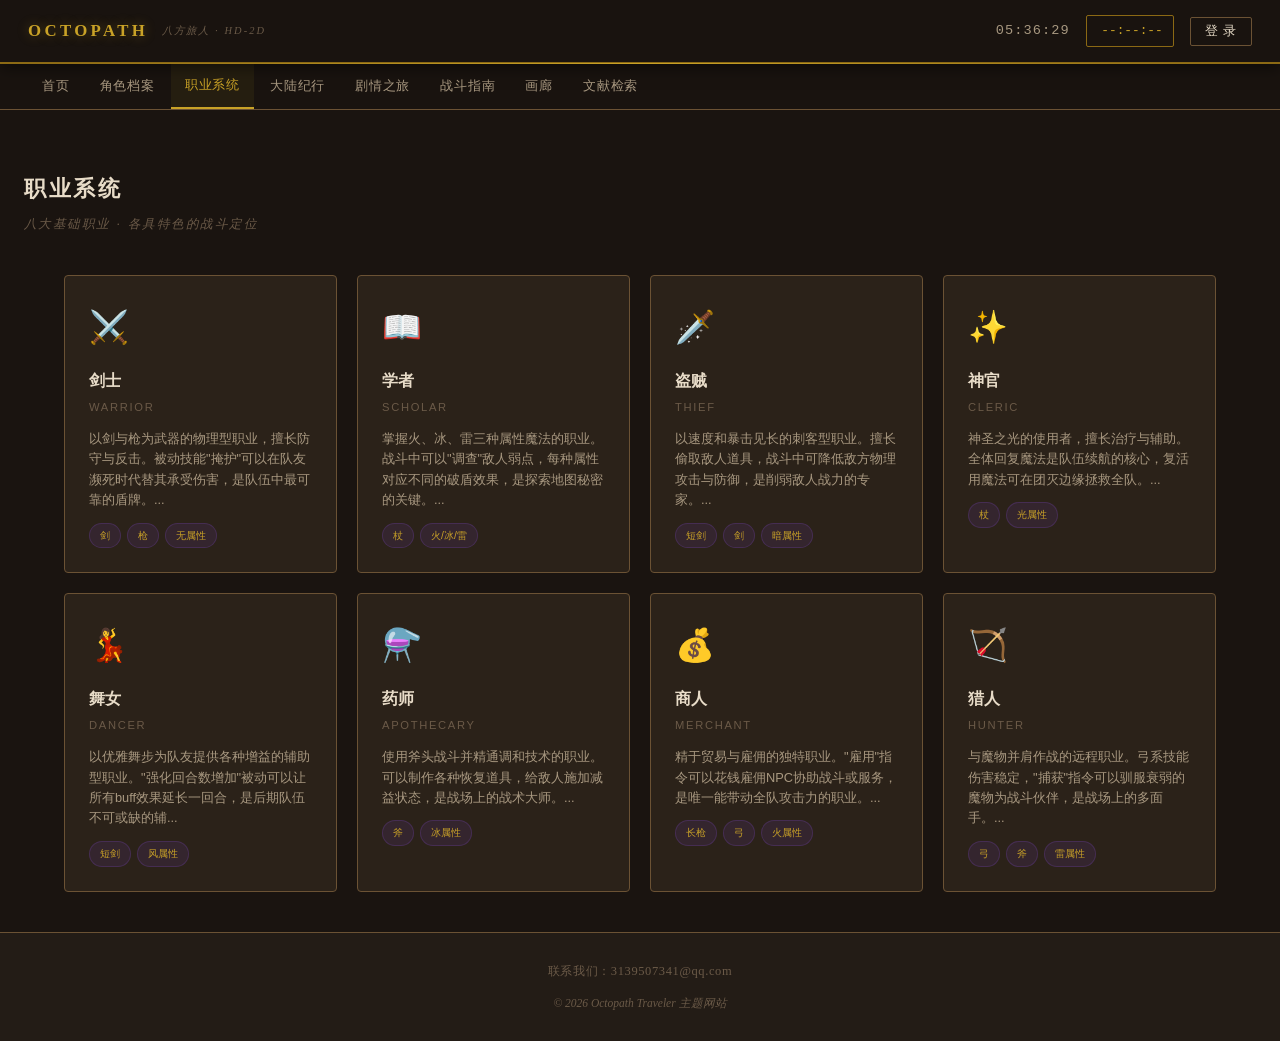
<file: pages/jobs.html>
<!DOCTYPE html>
<html lang="zh-CN">
<head>
  <meta charset="UTF-8">
  <meta name="viewport" content="width=device-width, initial-scale=1.0">
  <title>职业系统 - Octopath Traveler</title>
  <link rel="stylesheet" href="../css/style.css">
  <style>
    .jobs-grid { display:grid; grid-template-columns:repeat(4,1fr); gap:20px; padding:40px 24px; max-width:1200px; margin:0 auto; }
    .job-card { background:var(--color-bg-card); border:1px solid var(--color-border); border-radius:var(--border-radius); padding:24px; transition:all 0.3s; cursor:pointer; }
    .job-card:hover { border-color:rgba(110,64,170,0.5); box-shadow:0 8px 30px rgba(0,0,0,0.4); transform:translateY(-4px); }
    .job-icon { font-size:2rem; margin-bottom:12px; }
    .job-name { font-size:1rem; font-weight:700; color:var(--color-text-primary); margin-bottom:4px; }
    .job-en { font-size:0.7rem; color:var(--color-text-muted); letter-spacing:0.15em; text-transform:uppercase; margin-bottom:12px; }
    .job-desc { font-size:0.8rem; color:var(--color-text-secondary); line-height:1.6; margin-bottom:12px; }
    .job-attr { display:flex; flex-wrap:wrap; gap:6px; }
    .attr-tag { padding:3px 10px; background:rgba(110,64,170,0.15); border:1px solid rgba(110,64,170,0.3); border-radius:20px; font-size:0.65rem; color:var(--color-hover); }
    /* 职业详情浮层 */
    .job-detail-overlay { position:fixed; inset:0; background:rgba(0,0,0,0.8); display:none; align-items:center; justify-content:center; z-index:2000; }
    .job-detail-overlay.open { display:flex; }
    .job-detail-box { background:var(--color-bg-secondary); border:1px solid var(--color-border); border-radius:var(--border-radius); padding:36px 40px; width:560px; max-width:90vw; max-height:85vh; overflow-y:auto; }
    .section { padding:60px 24px 0; max-width:1400px; margin:0 auto; }
    @media(max-width:1024px) { .jobs-grid { grid-template-columns:repeat(3,1fr); } }
    @media(max-width:768px) { .jobs-grid { grid-template-columns:repeat(2,1fr); } }
    @media(max-width:480px) { .jobs-grid { grid-template-columns:1fr; } }
  </style>
</head>
<body>

  <header class="site-header">
    <div class="header__left"><span class="header__logo">OCTOPATH</span><span class="header__subtitle">八方旅人 · HD-2D</span></div>
    <div class="header__right">
      <div class="clock-widget" id="clockWidget">00:00:00</div>
      <div class="countdown-widget" id="countdownWidget">--:--:--</div>
      <button class="btn-login" id="btnLogin">登 录</button>
      <div class="user-info" id="userInfo" style="display:none;"><span class="gem-dot"></span><span class="user-name" id="userName"></span></div>
    </div>
  </header>

  <nav class="site-nav">
    <ul class="nav__primary">
      <li class="nav__item"><a class="nav__link" href="../index.html">首页</a></li>
      <li class="nav__item"><a class="nav__link" href="characters.html">角色档案</a></li>
      <li class="nav__item active"><a class="nav__link" href="jobs.html">职业系统</a></li>
      <li class="nav__item"><a class="nav__link" href="world.html">大陆纪行</a></li>
      <li class="nav__item"><a class="nav__link" href="story.html">剧情之旅</a></li>
      <li class="nav__item"><a class="nav__link" href="battle.html">战斗指南</a></li>
      <li class="nav__item"><a class="nav__link" href="gallery.html">画廊</a></li>
      <li class="nav__item"><a class="nav__link" href="pubmed.html">文献检索</a></li>
    </ul>
  </nav>

  <main style="margin-top:calc(var(--header-height) + var(--nav-height));">
    <div class="section">
      <h2 class="section-title">职业系统</h2>
      <p class="section-subtitle">八大基础职业 · 各具特色的战斗定位</p>
    </div>

    <div class="jobs-grid" id="jobsGrid"></div>
  </main>

  <div class="job-detail-overlay" id="jobDetailOverlay">
    <div class="job-detail-box">
      <button class="btn-close" onclick="closeJobDetail()" style="position:absolute;top:12px;right:16px;font-size:1.5rem;color:var(--color-text-muted);background:none;border:none;cursor:pointer;">×</button>
      <div id="jobDetailContent"></div>
    </div>
  </div>

  <footer class="site-footer">
    <div class="footer__links"><a href="mailto:3139507341@qq.com">联系我们：3139507341@qq.com</a></div>
    <p class="footer__copyright">© 2026 Octopath Traveler 主题网站</p>
  </footer>

  <script src="../js/main.js"></script>
  <script>
    const JOBS = [
      { id:'warrior', icon:'⚔️', name:'剑士', en:'Warrior', chars:'欧贝利克', weapon:'剑/枪', elem:'无属性', role:'物理肉盾/副输出', desc:'以剑与枪为武器的物理型职业，擅长防守与反击。被动技能"掩护"可以在队友濒死时代替其承受伤害，是队伍中最可靠的盾牌。', skills:['横一文字斩（全体剑）','蓄力（物攻↑3T）','挑拨（吸引仇恨）','鉄壁（物防↑3T）','十文字斩（单体剑）'] },
      { id:'scholar', icon:'📖', name:'学者', en:'Scholar', chars:'赛拉斯', weapon:'杖', elem:'火/冰/雷', role:'法系输出核心', desc:'掌握火、冰、雷三种属性魔法的职业。战斗中可以"调查"敌人弱点，每种属性对应不同的破盾效果，是探索地图秘密的关键。', skills:['火炎魔法（全体火）','冰结魔法（全体冰）','雷击魔法（全体雷）','予习（预知弱点）','大魔法（特大属性）'] },
      { id:'thief', icon:'🗡️', name:'盗贼', en:'Thief', chars:'提里昂', weapon:'短剑/剑', elem:'暗属性', role:'单体物理输出', desc:'以速度和暴击见长的刺客型职业。擅长偷取敌人道具，战斗中可降低敌方物理攻击与防御，是削弱敌人战力的专家。', skills:['偷盗（获取道具）','上锁（阻止逃跑）','暗器投掷（单体暗）','隐蔽（回避↑）','毒刃（附加中毒）'] },
      { id:'cleric', icon:'✨', name:'神官', en:'Cleric', chars:'奥菲利亚', weapon:'杖', elem:'光属性', role:'奶妈/副法输出', desc:'神圣之光的使用者，擅长治疗与辅助。全体回复魔法是队伍续航的核心，复活用魔法可在团灭边缘拯救全队。', skills:['回复魔法（全体HP回复）','圣光（单体光属性）','守护（属防↑）','大回复魔法（全体大回复）','复活魔法（全体复活）'] },
      { id:'dancer', icon:'💃', name:'舞女', en:'Dancer', chars:'普里姆萝斯', weapon:'短剑', elem:'风属性', role:'增益辅助', desc:'以优雅舞步为队友提供各种增益的辅助型职业。"强化回合数增加"被动可以让所有buff效果延长一回合，是后期队伍不可或缺的辅助。', skills:['舞蹈（全体风属性）','希望之歌（buff延长）','诱惑之舞（敌人混乱）','齐心协力（协助攻击）','月影（单体风高伤）'] },
      { id:'apothecary', icon:'⚗️', name:'药师', en:'Apothecary', chars:'阿芬', weapon:'斧', elem:'冰属性', role:'减益辅助', desc:'使用斧头战斗并精通调和技术的职业。可以制作各种恢复道具，给敌人施加减益状态，是战场上的战术大师。', skills:['调药（制作恢复）','毒药（敌人中毒）','体力药剂（单体大回复）','活力灵药（全体SP回复）','调和（高阶药剂）'] },
      { id:'merchant', icon:'💰', name:'商人', en:'Merchant', chars:'特蕾莎', weapon:'长枪/弓', elem:'火属性', role:'综合辅助', desc:'精于贸易与雇佣的独特职业。"雇用"指令可以花钱雇佣NPC协助战斗或服务，是唯一能带动全队攻击力的职业。', skills:['雇用（临时伙伴）','物品收集（购买道具）','全员激励（我方攻击↑）','讨价还价（商店折扣）','连携攻击（组合攻击）'] },
      { id:'hunter', icon:'🏹', name:'猎人', en:'Hunter', chars:'海茵特', weapon:'弓/斧', elem:'雷属性', role:'综合输出', desc:'与魔物并肩作战的远程职业。弓系技能伤害稳定，"捕获"指令可以驯服衰弱的魔物为战斗伙伴，是战场上的多面手。', skills:['乱射（随机弓5~8回）','会心之矢（必爆击）','电鸟（单体雷）','网（减慢敌人行动）','目标锁定（全队爆击↑）'] },
    ];

    const grid = document.getElementById('jobsGrid');
    JOBS.forEach(job => {
      const div = document.createElement('div');
      div.className = 'job-card';
      div.onclick = () => openJobDetail(job);
      div.innerHTML = `
        <div class="job-icon">${job.icon}</div>
        <div class="job-name">${job.name}</div>
        <div class="job-en">${job.en}</div>
        <div class="job-desc">${job.desc.substring(0,60)}...</div>
        <div class="job-attr">
          ${job.weapon.split('/').map(w => `<span class="attr-tag">${w.trim()}</span>`).join('')}
          <span class="attr-tag">${job.elem}</span>
        </div>
      `;
      grid.appendChild(div);
    });

    function openJobDetail(job) {
      document.getElementById('jobDetailContent').innerHTML = `
        <div style="font-size:2rem;margin-bottom:12px;">${job.icon}</div>
        <div style="font-size:1.4rem;font-weight:700;color:var(--color-text-primary);margin-bottom:4px;">${job.name}</div>
        <div style="font-size:0.7rem;color:var(--color-text-muted);letter-spacing:0.2em;text-transform:uppercase;margin-bottom:20px;">${job.en} · 代表角色：${job.chars}</div>
        <div style="margin-bottom:16px;">
          <div style="font-size:0.75rem;color:var(--color-text-muted);margin-bottom:6px;">职业定位</div>
          <div style="display:inline-block;padding:4px 14px;background:rgba(110,64,170,0.2);border:1px solid rgba(110,64,170,0.4);border-radius:20px;font-size:0.8rem;color:var(--color-hover);">${job.role}</div>
        </div>
        <p style="font-size:0.9rem;color:#8b949e;line-height:1.8;margin-bottom:20px;">${job.desc}</p>
        <div style="margin-bottom:8px;font-size:0.75rem;color:var(--color-text-muted);">武器：${job.weapon}</div>
        <div style="margin-bottom:20px;font-size:0.75rem;color:var(--color-text-muted);">属性：${job.elem}</div>
        <div style="font-size:0.75rem;color:var(--color-text-muted);margin-bottom:8px;">核心技能</div>
        <div style="display:flex;flex-wrap:wrap;gap:6px;">
          ${job.skills.map(s => `<span style="padding:4px 12px;background:rgba(110,64,170,0.15);border:1px solid rgba(110,64,170,0.3);border-radius:20px;font-size:0.75rem;color:var(--color-hover);">${s}</span>`).join('')}
        </div>
      `;
      document.getElementById('jobDetailOverlay').classList.add('open');
    }

    function closeJobDetail() {
      document.getElementById('jobDetailOverlay').classList.remove('open');
    }
  </script>
</body>
</html>
</file>
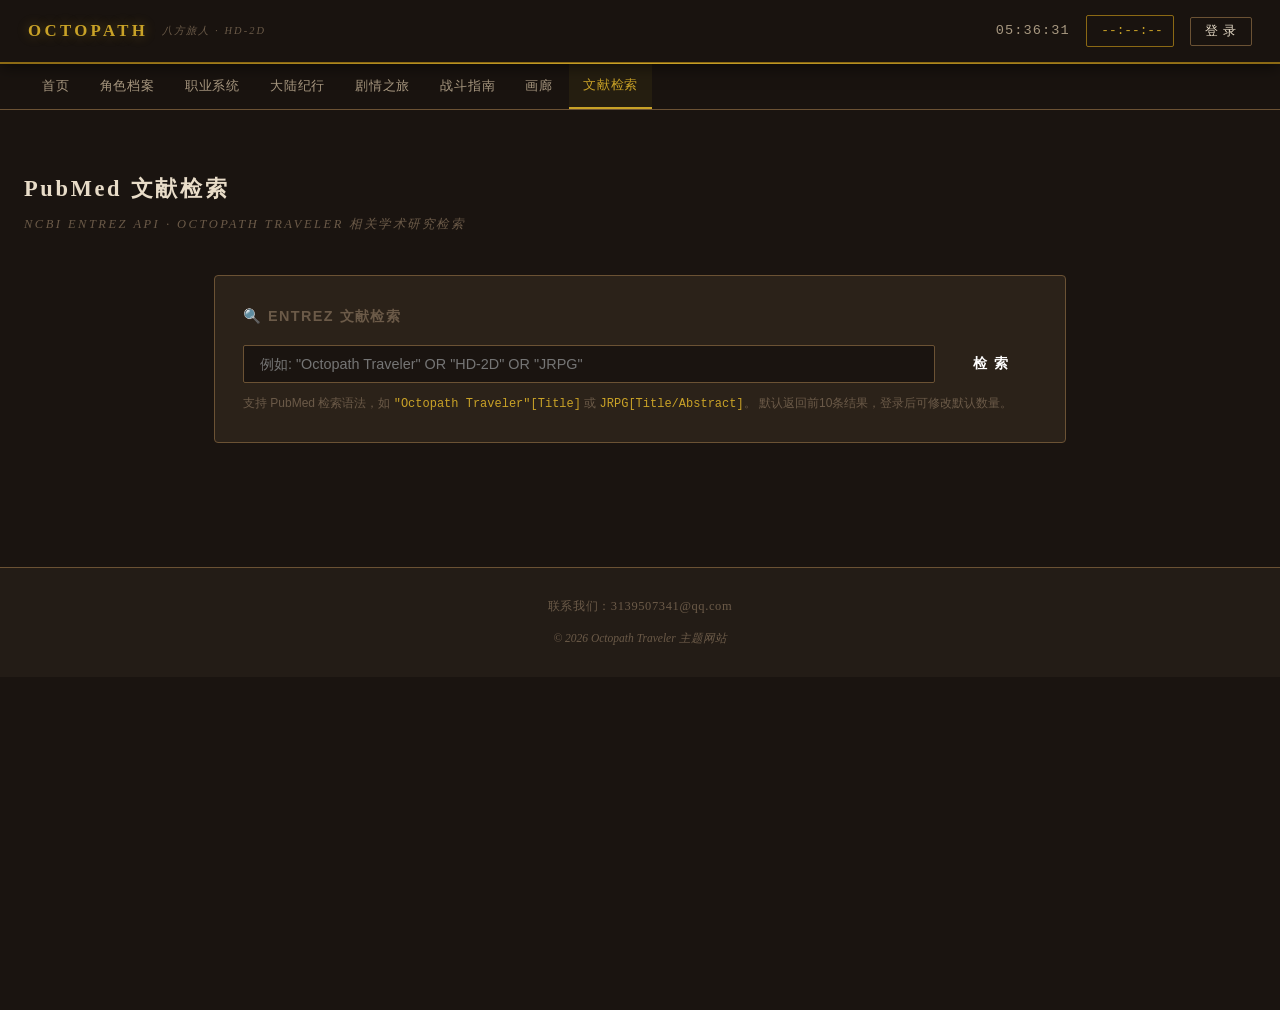
<file: pages/pubmed.html>
<!DOCTYPE html>
<html lang="zh-CN">
<head>
  <meta charset="UTF-8">
  <meta name="viewport" content="width=device-width, initial-scale=1.0">
  <title>文献检索 - Octopath Traveler</title>
  <link rel="stylesheet" href="../css/style.css">
  <style>
    .pubmed-section { max-width:900px; margin:40px auto; padding:0 24px 60px; }
    .search-box { background:var(--color-bg-card); border:1px solid var(--color-border); border-radius:var(--border-radius); padding:28px; margin-bottom:24px; }
    .search-box h3 { font-size:0.9rem; color:var(--color-text-muted); letter-spacing:0.1em; margin-bottom:16px; text-transform:uppercase; }
    .search-row { display:flex; gap:10px; flex-wrap:wrap; }
    .search-input { flex:1; min-width:200px; padding:10px 16px; background:var(--color-bg); border:1px solid var(--color-border); border-radius:var(--border-radius-sm); color:var(--color-text-primary); font-size:0.9rem; outline:none; transition:border-color 0.2s; }
    .search-input:focus { border-color:var(--color-hover); }
    .btn-search { padding:10px 28px; background:var(--gradient-primary); color:#fff; border:none; border-radius:var(--border-radius-sm); font-size:0.85rem; font-weight:600; letter-spacing:0.1em; cursor:pointer; transition:opacity 0.2s; white-space:nowrap; }
    .btn-search:hover { opacity:0.9; }
    .search-tip { font-size:0.75rem; color:var(--color-text-muted); margin-top:10px; }
    .result-card { background:var(--color-bg-card); border:1px solid var(--color-border); border-radius:var(--border-radius); padding:28px; margin-bottom:16px; display:none; }
    .result-card.active { display:block; }
    .result-header { display:flex; align-items:flex-start; justify-content:space-between; gap:16px; margin-bottom:12px; flex-wrap:wrap; }
    .result-title { font-size:1rem; font-weight:700; color:var(--color-text-primary); line-height:1.5; flex:1; }
    .result-meta { font-size:0.75rem; color:var(--color-text-muted); margin-top:6px; }
    .result-abstract { font-size:0.875rem; color:var(--color-text-secondary); line-height:1.9; margin-top:12px; }
    .result-authors { font-size:0.8rem; color:var(--color-text-muted); margin-top:8px; }
    .result-keywords { display:flex; flex-wrap:wrap; gap:6px; margin-top:10px; }
    .kw-tag { padding:2px 10px; background:rgba(110,64,170,0.15); border:1px solid rgba(110,64,170,0.3); border-radius:20px; font-size:0.65rem; color:var(--color-hover); }
    /* 分页导航 */
    .result-nav { display:flex; align-items:center; justify-content:center; gap:16px; margin-top:24px; }
    .nav-btn { width:36px; height:36px; border-radius:50%; background:var(--color-bg-secondary); border:1px solid var(--color-border); color:var(--color-text-secondary); font-size:0.9rem; display:flex; align-items:center; justify-content:center; cursor:pointer; transition:all 0.2s; }
    .nav-btn:hover { border-color:var(--color-hover); color:var(--color-hover); }
    .nav-counter { font-size:0.8rem; color:var(--color-text-muted); font-family:var(--font-pixel); min-width:80px; text-align:center; }
    /* 加载动画 */
    .loading { text-align:center; padding:40px; display:none; }
    .loading.active { display:block; }
    .loading-spinner { width:40px; height:40px; border:3px solid var(--color-border); border-top-color:var(--color-hover); border-radius:50%; animation:spin 0.8s linear infinite; margin:0 auto 12px; }
    @keyframes spin { to{transform:rotate(360deg);} }
    .loading-text { font-size:0.8rem; color:var(--color-text-muted); }
    /* 空结果 */
    .empty-result { text-align:center; padding:40px; color:var(--color-text-muted); font-size:0.9rem; display:none; }
    .empty-result.active { display:block; }
    .section { padding:60px 24px 0; max-width:1400px; margin:0 auto; }
  </style>
</head>
<body>

  <header class="site-header">
    <div class="header__left"><span class="header__logo">OCTOPATH</span><span class="header__subtitle">八方旅人 · HD-2D</span></div>
    <div class="header__right">
      <div class="clock-widget" id="clockWidget">00:00:00</div>
      <div class="countdown-widget" id="countdownWidget">--:--:--</div>
      <button class="btn-login" id="btnLogin">登 录</button>
      <div class="user-info" id="userInfo" style="display:none;"><span class="gem-dot"></span><span class="user-name" id="userName"></span></div>
    </div>
  </header>

  <nav class="site-nav">
    <ul class="nav__primary">
      <li class="nav__item"><a class="nav__link" href="../index.html">首页</a></li>
      <li class="nav__item"><a class="nav__link" href="characters.html">角色档案</a></li>
      <li class="nav__item"><a class="nav__link" href="jobs.html">职业系统</a></li>
      <li class="nav__item"><a class="nav__link" href="world.html">大陆纪行</a></li>
      <li class="nav__item"><a class="nav__link" href="story.html">剧情之旅</a></li>
      <li class="nav__item"><a class="nav__link" href="battle.html">战斗指南</a></li>
      <li class="nav__item"><a class="nav__link" href="gallery.html">画廊</a></li>
      <li class="nav__item active"><a class="nav__link" href="pubmed.html">文献检索</a></li>
    </ul>
  </nav>

  <main style="margin-top:calc(var(--header-height) + var(--nav-height));">
    <div class="section">
      <h2 class="section-title">PubMed 文献检索</h2>
      <p class="section-subtitle">NCBI Entrez API · Octopath Traveler 相关学术研究检索</p>
    </div>

    <div class="pubmed-section">
      <!-- 检索表单 -->
      <div class="search-box">
        <h3>🔍 Entrez 文献检索</h3>
        <div class="search-row">
          <input type="text" class="search-input" id="searchInput"
                 placeholder='例如: "Octopath Traveler" OR "HD-2D" OR "JRPG"'
                 onkeydown="if(event.key==='Enter')doSearch()">
          <button class="btn-search" onclick="doSearch()">检 索</button>
        </div>
        <div class="search-tip">
          支持 PubMed 检索语法，如 <code style="color:var(--color-hover);">"Octopath Traveler"[Title]</code> 或 <code style="color:var(--color-hover);">JRPG[Title/Abstract]</code>。
          默认返回前10条结果，登录后可修改默认数量。
        </div>
      </div>

      <!-- 加载中 -->
      <div class="loading" id="loadingEl">
        <div class="loading-spinner"></div>
        <div class="loading-text">正在检索 PubMed 数据库...</div>
      </div>

      <!-- 空结果 -->
      <div class="empty-result" id="emptyEl">
        未找到相关文献，请尝试其他检索词。
      </div>

      <!-- 结果展示 -->
      <div id="resultContainer"></div>

      <!-- 分页导航 -->
      <div class="result-nav" id="resultNav" style="display:none;">
        <button class="nav-btn" onclick="prevResult()" title="上一页 (←)">←</button>
        <span class="nav-counter" id="navCounter">1 / 10</span>
        <button class="nav-btn" onclick="nextResult()" title="下一页 (→)">→</button>
      </div>
    </div>
  </main>

  <footer class="site-footer">
    <div class="footer__links"><a href="mailto:3139507341@qq.com">联系我们：3139507341@qq.com</a></div>
    <p class="footer__copyright">© 2026 Octopath Traveler 主题网站</p>
  </footer>

  <script src="../js/main.js"></script>
  <script>
    let articles = [];
    let currentIdx = 0;
    const DEFAULT_RETMAX = 10;

    function getRetmax() {
      if (!isLoggedIn) return DEFAULT_RETMAX;
      const saved = localStorage.getItem('octopath_pubmed_retmax');
      return saved ? parseInt(saved) : DEFAULT_RETMAX;
    }

    async function doSearch() {
      const query = document.getElementById('searchInput').value.trim();
      if (!query) { alert('请输入检索词'); return; }

      const loading = document.getElementById('loadingEl');
      const empty = document.getElementById('emptyEl');
      const container = document.getElementById('resultContainer');
      const nav = document.getElementById('resultNav');

      loading.classList.add('active');
      empty.classList.remove('active');
      container.innerHTML = '';
      nav.style.display = 'none';
      articles = [];
      currentIdx = 0;

      try {
        const retmax = getRetmax();
        const encodedQuery = encodeURIComponent(query);
        const searchUrl = `https://eutils.ncbi.nlm.nih.gov/entrez/eutils/esearch.fcgi?db=pubmed&term=${encodedQuery}&retmax=${retmax}&retmode=xml`;

        const resp = await fetch(searchUrl);
        const xmlText = await resp.text();
        const parser = new DOMParser();
        const xml = parser.parseFromString(xmlText, 'text/xml');

        const ids = Array.from(xml.querySelectorAll('Id')).map(el => el.textContent);

        if (ids.length === 0) {
          loading.classList.remove('active');
          empty.classList.add('active');
          return;
        }

        // 获取详情
        const fetchUrl = `https://eutils.ncbi.nlm.nih.gov/entrez/eutils/efetch.fcgi?db=pubmed&id=${ids.join(',')}&retmode=xml`;
        const detailResp = await fetch(fetchUrl);
        const detailText = await detailResp.text();
        const detailXml = parser.parseFromString(detailText, 'text/xml');

        articles = Array.from(detailXml.querySelectorAll('PubmedArticle')).map(article => {
          const medline = article.querySelector('MedlineCitation');
          const pmid = medline?.querySelector('PMID')?.textContent || '';
          const articleEl = medline?.querySelector('Article');
          const title = articleEl?.querySelector('ArticleTitle')?.textContent || '无标题';
          const abstract = articleEl?.querySelector('AbstractText')?.textContent || '无摘要';
          const authors = Array.from(articleEl?.querySelectorAll('Author') || [])
            .slice(0, 5)
            .map(a => a.querySelector('LastName')?.textContent + (a.querySelector('Initials')?.textContent ? ' ' + a.querySelector('Initials').textContent : ''))
            .filter(Boolean)
            .join(', ');
          const journal = articleEl?.querySelector('Journal')?.querySelector('Title')?.textContent || '';
          const pubDate = articleEl?.querySelector('ArticleDate')?.textContent
            || articleEl?.querySelector('JournalPublishedDate')?.textContent
            || '';
          const keywords = Array.from(article.querySelectorAll('Keyword')).map(k => k.textContent);

          return { pmid, title, abstract, authors, journal, pubDate, keywords };
        });

        loading.classList.remove('active');
        nav.style.display = 'flex';
        renderResult(0);

      } catch (err) {
        loading.classList.remove('active');
        container.innerHTML = `<div style="text-align:center;padding:40px;color:var(--color-danger);">检索失败：${err.message}</div>`;
      }
    }

    function renderResult(idx) {
      currentIdx = idx;
      const a = articles[idx];
      const container = document.getElementById('resultContainer');
      const navCounter = document.getElementById('navCounter');

      container.innerHTML = `
        <div class="result-card active">
          <div class="result-header">
            <div class="result-title">${a.title}</div>
          </div>
          <div class="result-meta">PMID: ${a.pmid} | ${a.journal} | ${a.pubDate}</div>
          <div class="result-authors">${a.authors || '作者未知'}</div>
          <div class="result-abstract"><strong>摘要：</strong>${a.abstract}</div>
          ${a.keywords.length ? `<div class="result-keywords">${a.keywords.map(k => `<span class="kw-tag">${k}</span>`).join('')}</div>` : ''}
        </div>
      `;
      navCounter.textContent = `${idx + 1} / ${articles.length}`;
    }

    function prevResult() {
      if (currentIdx > 0) renderResult(currentIdx - 1);
    }

    function nextResult() {
      if (currentIdx < articles.length - 1) renderResult(currentIdx + 1);
    }

    // 键盘导航
    document.addEventListener('keydown', (e) => {
      if (e.key === 'ArrowLeft') prevResult();
      if (e.key === 'ArrowRight') nextResult();
    });
  </script>
</body>
</html>
</file>
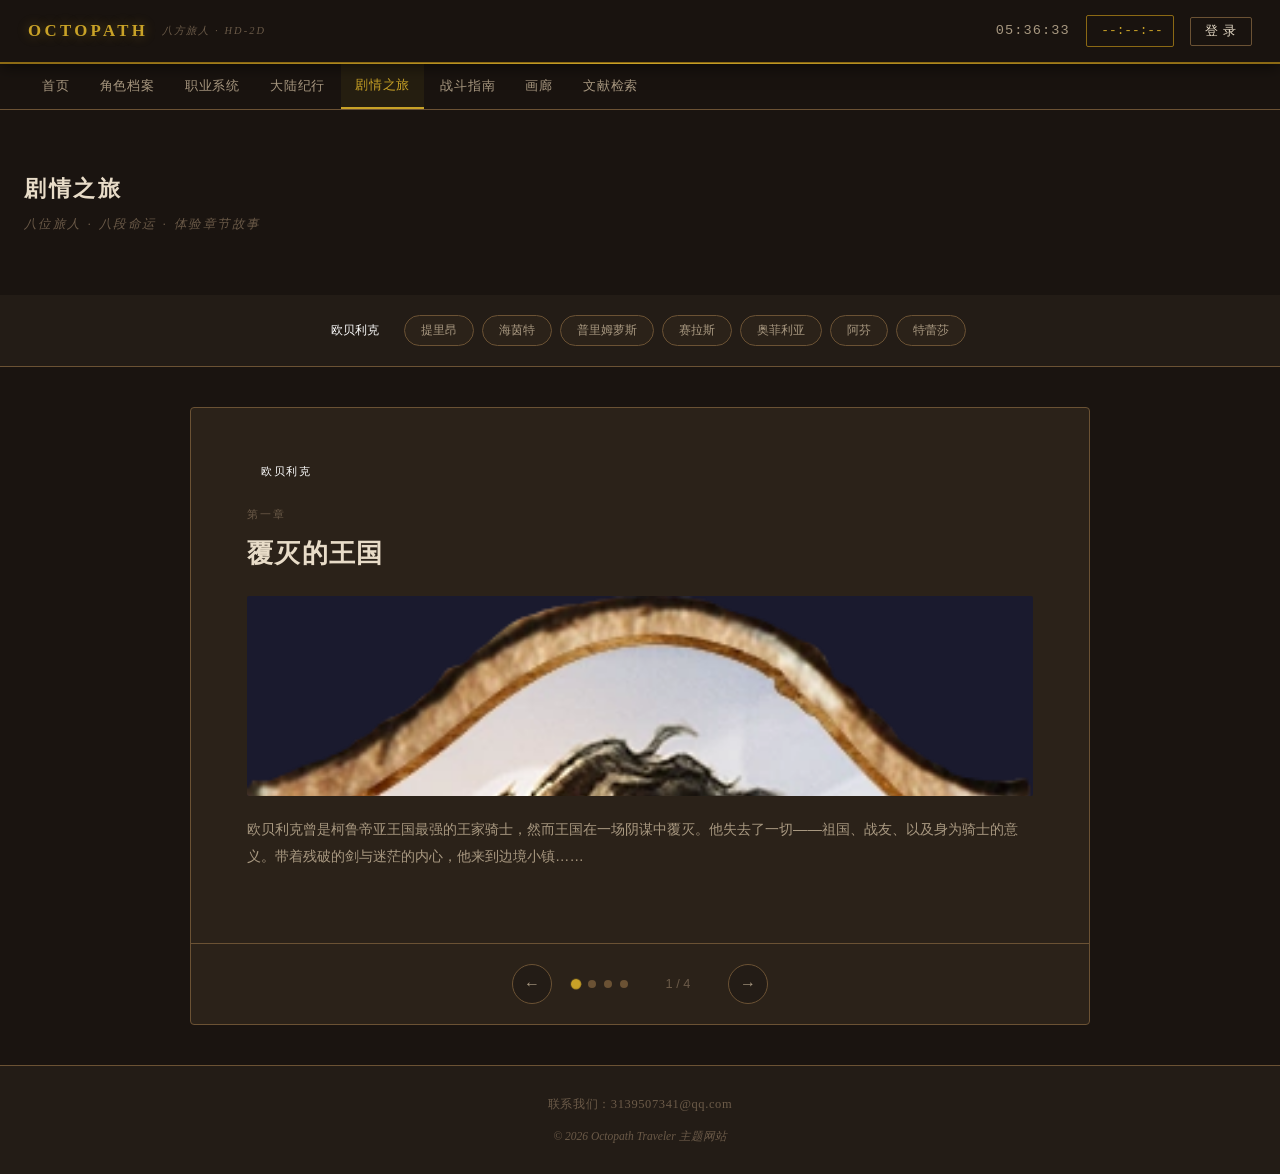
<file: pages/story.html>
<!DOCTYPE html>
<html lang="zh-CN">
<head>
  <meta charset="UTF-8">
  <meta name="viewport" content="width=device-width, initial-scale=1.0">
  <title>剧情之旅 - Octopath Traveler</title>
  <link rel="stylesheet" href="../css/style.css">
  <style>
    /* PPT 翻页样式 */
    .ppt-container {
      position: relative;
      width: 100%;
      max-width: 900px;
      margin: 40px auto;
      overflow: hidden;
      border-radius: var(--border-radius);
      border: 1px solid var(--color-border);
      background: var(--color-bg-card);
      min-height: 420px;
    }
    .ppt-slide {
      display: none;
      padding: 48px 56px;
      animation: slideIn 0.4s ease forwards;
    }
    .ppt-slide.active { display: block; }
    @keyframes slideIn {
      from { opacity: 0; transform: translateX(30px); }
      to   { opacity: 1; transform: translateX(0); }
    }
    .ppt-char-label {
      display: inline-block;
      padding: 4px 14px;
      background: var(--gradient-primary);
      border-radius: 20px;
      font-size: 0.7rem;
      color: #fff;
      letter-spacing: 0.15em;
      margin-bottom: 20px;
    }
    .ppt-chapter {
      font-size: 0.7rem;
      color: var(--color-text-muted);
      letter-spacing: 0.2em;
      text-transform: uppercase;
      margin-bottom: 8px;
    }
    .ppt-title {
      font-size: 1.6rem;
      font-weight: 700;
      color: var(--color-text-primary);
      margin-bottom: 20px;
      letter-spacing: 0.05em;
    }
    .ppt-text {
      font-size: 0.9rem;
      color: var(--color-text-secondary);
      line-height: 1.9;
      margin-bottom: 24px;
    }
    .ppt-img-placeholder {
      width: 100%;
      height: 200px;
      background: linear-gradient(135deg, #1a1a3e 0%, #16213e 50%, #0f3460 100%);
      border-radius: var(--border-radius-sm);
      display: flex;
      align-items: center;
      justify-content: center;
      color: var(--color-text-muted);
      font-size: 0.8rem;
      letter-spacing: 0.1em;
      margin-bottom: 20px;
    }
    .ppt-nav {
      display: flex;
      align-items: center;
      justify-content: center;
      gap: 20px;
      padding: 20px;
      border-top: 1px solid var(--color-border);
    }
    .ppt-btn {
      width: 40px; height: 40px;
      border-radius: 50%;
      background: var(--color-bg-secondary);
      border: 1px solid var(--color-border);
      color: var(--color-text-secondary);
      font-size: 1rem;
      display: flex; align-items: center; justify-content: center;
      cursor: pointer;
      transition: all 0.2s ease;
    }
    .ppt-btn:hover { border-color: var(--color-hover); color: var(--color-hover); }
    .ppt-dots {
      display: flex; gap: 8px;
    }
    .ppt-dot {
      width: 8px; height: 8px;
      border-radius: 50%;
      background: var(--color-border);
      cursor: pointer;
      transition: all 0.2s;
    }
    .ppt-dot.active {
      background: var(--color-hover);
      transform: scale(1.3);
    }
    .ppt-counter {
      font-size: 0.8rem;
      color: var(--color-text-muted);
      font-family: var(--font-pixel);
      min-width: 60px;
      text-align: center;
    }
    /* 角色筛选 */
    .char-filter {
      display: flex;
      gap: 8px;
      flex-wrap: wrap;
      justify-content: center;
      padding: 20px 24px;
      background: var(--color-bg-secondary);
      border-bottom: 1px solid var(--color-border);
    }
    .char-filter__btn {
      padding: 6px 16px;
      border-radius: 20px;
      font-size: 0.75rem;
      border: 1px solid var(--color-border);
      background: var(--color-bg-card);
      color: var(--color-text-secondary);
      cursor: pointer;
      transition: all 0.2s;
    }
    .char-filter__btn.active,
    .char-filter__btn:hover {
      background: var(--gradient-primary);
      border-color: transparent;
      color: #fff;
    }
    .section { padding: 60px 24px; }
  </style>
</head>
<body>

  <header class="site-header">
    <div class="header__left">
      <span class="header__logo">OCTOPATH</span>
      <span class="header__subtitle">八方旅人 · HD-2D</span>
    </div>
    <div class="header__right">
      <div class="clock-widget" id="clockWidget">00:00:00</div>
      <div class="countdown-widget" id="countdownWidget">--:--:--</div>
      <button class="btn-login" id="btnLogin">登 录</button>
      <div class="user-info" id="userInfo" style="display:none;">
        <span class="gem-dot"></span>
        <span class="user-name" id="userName"></span>
      </div>
    </div>
  </header>

  <nav class="site-nav">
    <ul class="nav__primary">
      <li class="nav__item"><a class="nav__link" href="../index.html">首页</a></li>
      <li class="nav__item"><a class="nav__link" href="characters.html">角色档案</a></li>
      <li class="nav__item"><a class="nav__link" href="jobs.html">职业系统</a></li>
      <li class="nav__item"><a class="nav__link" href="world.html">大陆纪行</a></li>
      <li class="nav__item active"><a class="nav__link" href="story.html">剧情之旅</a></li>
      <li class="nav__item"><a class="nav__link" href="battle.html">战斗指南</a></li>
      <li class="nav__item"><a class="nav__link" href="gallery.html">画廊</a></li>
      <li class="nav__item"><a class="nav__link" href="pubmed.html">文献检索</a></li>
    </ul>
  </nav>

  <main style="margin-top: calc(var(--header-height) + var(--nav-height));">
    <div class="section">
      <h2 class="section-title">剧情之旅</h2>
      <p class="section-subtitle">八位旅人 · 八段命运 · 体验章节故事</p>
    </div>

    <!-- 角色筛选 -->
    <div class="char-filter" id="charFilter"></div>

    <!-- PPT 翻页区 -->
    <div class="ppt-container" id="pptContainer">
      <div id="pptSlides"><!-- 动态 --></div>
      <div class="ppt-nav">
        <button class="ppt-btn" id="btnPrev" title="上一页 (←)">←</button>
        <div class="ppt-dots" id="pptDots"></div>
        <span class="ppt-counter" id="pptCounter">1 / 4</span>
        <button class="ppt-btn" id="btnNext" title="下一页 (→)">→</button>
      </div>
    </div>
  </main>

  <footer class="site-footer">
    <div class="footer__links">
      <a href="mailto:3139507341@qq.com">联系我们：3139507341@qq.com</a>
    </div>
    <p class="footer__copyright">© 2026 Octopath Traveler 主题网站</p>
  </footer>

  <script src="../js/main.js"></script>
  <script>
    // 剧情数据
    const STORY = {
      olberic: [
        { chapter:'第一章', title:'覆灭的王国', content:'欧贝利克曾是柯鲁帝亚王国最强的王家骑士，然而王国在一场阴谋中覆灭。他失去了一切——祖国、战友、以及身为骑士的意义。带着残破的剑与迷茫的内心，他来到边境小镇……', img:'剑士章节一场景' },
        { chapter:'第二章', title:'佣兵之路', content:'在小镇上，欧贝利克遇到了一位年轻佣兵，对方向他发起了挑战。在决斗中，他仿佛看到了过去的自己。这场战斗唤醒了他心中沉睡已久的斗志。', img:'剑士章节二场景' },
        { chapter:'第三章', title:'故人的影子', content:'欧贝利克来到王国旧都，遇见了曾经的战友遗孤。从对方口中，他得知了当年那场背叛的更多细节。一段被掩埋的历史逐渐浮出水面。', img:'剑士章节三场景' },
        { chapter:'终章', title:'骑士之道', content:'面对王国的废墟，欧贝利克终于找到了答案。骑士的剑不再为王国而挥，而是为守护眼前的弱者而战。他重新举起剑，踏上了新的旅途。', img:'剑士终章场景' },
      ],
      primrose: [
        { chapter:'第一章', title:'三位绅士', content:'周日之国的贵族千金普里姆萝斯，在父亲葬礼上见到了三位衣冠楚楚的绅士。他们微笑着参加了葬礼，却正是暗杀父亲的凶手。她决定隐忍，等待复仇的机会。', img:'舞女章节一场景' },
        { chapter:'第二章', title:'暗之舞', content:'普里姆萝斯拜入舞坊，用优雅的舞姿掩盖复仇的决心。在舞坊中她发现了父亲的旧日志，其中记载了某条重要线索——三位绅士背后还有更大的势力。', img:'舞女章节二场景' },
        { chapter:'第三章', title:'父亲的理由', content:'追查中，普里姆萝斯发现父亲并非无辜：他曾参与某个禁忌计划。三位绅士其实是来「灭口」的。她的复仇之心产生了动摇……', img:'舞女章节三场景' },
        { chapter:'终章', title:'舞踏真意', content:'普里姆萝斯终于找到三位绅士，将他们一一击败。但真正的敌人是自己的心魔。她理解了父亲的苦衷，也找到了属于自己的舞踏之道。', img:'舞女终章场景' },
      ],
      cyrus: [
        { chapter:'第一章', title:'禁书库的秘密', content:'克雷斯摩根图书馆的学者赛拉斯，在研究禁忌文献时发现恩师已失踪数月。他利用学者特有的「调查」指令，逐渐揭开图书馆地下隐藏的惊天秘密。', img:'学者章节一场景' },
        { chapter:'第二章', title:'消失的恩师', content:'赛拉斯追查恩师的足迹，发现他曾研究过一种能操控记忆的古代魔法。然而这魔法需要以活人为祭品……他的恩师究竟是受害者，还是共犯？', img:'学者章节二场景' },
        { chapter:'第三章', title:'记忆迷宫', content:'在古老遗迹中，赛拉斯发现了一面能映照真相的魔镜。镜中浮现的记忆告诉他：恩师是为了阻止某个阴谋而自愿牺牲的。', img:'学者章节三场景' },
        { chapter:'终章', title:'真理之杖', content:'赛拉斯用学者的智慧破解了最后的谜题，救出了被困的恩师。他明白了知识本身并无善恶，关键在于使用知识的人。他举起法杖，继续追求真理之旅。', img:'学者终章场景' },
      ],
      ophilia: [
        { chapter:'第一章', title:'圣火与试炼', content:'奥菲利亚是圣火教团的见习神官，为完成「导引」试炼而踏上旅途。她的挚友莉莎珞陪伴在侧，然而一场突如其来的灾难将两人分开。', img:'神官章节一场景' },
        { chapter:'第二章', title:'离别之道', content:'奥菲利亚得知莉莎珞被某个邪教组织掳走。她穿越被黑暗笼罩的村落，用神官的神圣之光驱散恐惧，逐渐接近真相。', img:'神官章节二场景' },
        { chapter:'第三章', title:'信仰的动摇', content:'在圣火教团总部，奥菲利亚发现教团高层与邪教有着千丝万缕的联系。她一直以来的信仰遭遇了前所未有的危机。', img:'神官章节三场景' },
        { chapter:'终章', title:'圣火之心', content:'奥菲利亚在绝望中重新点燃了内心的圣火。她认识到信仰不是依赖神，而是相信自己内心的光。她从邪教手中救出了莉莎珞，也完成了真正的试炼。', img:'神官终章场景' },
      ],
      therion: [
        { chapter:'第一章', title:'禁忌之锁', content:'盗贼提里昂受神秘委托，前往废弃城堡盗取一件被封印的宝物。然而他触发了诅咒，身上那枚神秘吊坠开始灼烧——他失去了一段关键记忆。', img:'盗贼章节一场景' },
        { chapter:'第二章', title:'哥哥的身影', content:'提里昂在追查诅咒来源时，脑海中反复出现一个男孩的身影——那是他的哥哥。在盗贼工会的情报网中，他发现哥哥曾卷入一场巨大的阴谋。', img:'盗贼章节二场景' },
        { chapter:'第三章', title:'吊坠的真相', content:'通过调查，提里昂得知吊坠是封印某个魔神的钥匙，而哥哥为了阻止魔神觉醒自愿牺牲，将钥匙托付给了年幼的弟弟保管。', img:'盗贼章节三场景' },
        { chapter:'终章', title:'解放之键', content:'提里昂面对当年事件的幕后黑手，用计谋和武力将其击败。他将吊坠交还给了它应有的归宿，也终于释放了哥哥的灵魂。从仇恨中解脱的他，选择继续作为盗贼浪迹天涯。', img:'盗贼终章场景' },
      ],
      haanit: [
        { chapter:'第一章', title:'师父不在的日子', content:'海茵特是爱德拉斯城的猎人，她的师父「雷丸」在一次讨伐魔物的任务中失踪了。海茵特带着她最好的搭档——雪豹琳德，踏上了寻找师父的旅程。', img:'猎人章节一场景' },
        { chapter:'第二章', title:'魔物猎人', content:'在追踪师父下落的过程中，海茵特发现了魔物异常活跃的规律。她利用猎人的「指使」技能，驯服了数只强大的魔物，逐渐逼近真相。', img:'猎人章节二场景' },
        { chapter:'第三章', title:'师父的过去', content:'从一位老猎人那里，海茵特得知师父年轻时曾是声名显赫的「魔物使」。但一次背叛让他心灰意冷，退隐山林。背叛他的人，现在还活着。', img:'猎人章节三场景' },
        { chapter:'终章', title:'雪豹之誓', content:'海茵特找到师父，与他一同面对当年的敌人。在琳德和师父的魔物们的帮助下，她击败了幕后黑手。师父承认海茵特已超越自己，将「真传」托付给她。', img:'猎人终章场景' },
      ],
      alfyn: [
        { chapter:'第一章', title:'药师的背包', content:'在维雅布鲁克村长大的药师阿芬，在村外遇到了一位濒死的重伤旅人。救死扶伤的本能让他出手相救，却没想到这位旅人的身份极为特殊……', img:'药师章节一场景' },
        { chapter:'第二章', title:'调和之艺', content:'阿芬在旅途中为各地村民治病，用「调药」技能制作了无数药剂。但他也遇到了无药可救的病患——一种神秘的瘟疫正在西部地区蔓延。', img:'药师章节二场景' },
        { chapter:'第三章', title:'毒与药', content:'调查后阿芬发现，瘟疫的源头竟是他曾救治过的一位商人——对方的企业无意中污染了水源。阿芬陷入了制药救人与惩戒真凶的两难。', img:'药师章节三场景' },
        { chapter:'终章', title:'药师之道', content:'阿芬用智慧找到了净化水源的方法，同时感化了商人使其承担后果。他理解了药师的终极奥义：药能治病，却治不了人心；而药师能做的，就是永远不放弃治愈的可能。', img:'药师终章场景' },
      ],
      tressa: [
        { chapter:'第一章', title:'海港的记忆', content:'港口城市戈尔戈农长大的少女特蕾莎，在一次海难后捡到了一本漂流日记。日记中记载着一位少年航海家发现新大陆的秘密。她决定追随日记的指引，出海寻找真相。', img:'商人章节一场景' },
        { chapter:'第二章', title:'叶币的重量', content:'特蕾莎利用商人的「雇用」技能，雇佣各种能人异士协助调查。她发现日记中的少年是自己的远房亲戚，而他的失踪与某个海运公司有关。', img:'商人章节二场景' },
        { chapter:'第三章', title:'海上霸者', content:'特蕾莎深入海运公司总部，用商人的谈判技巧套出了真相：海运公司为了垄断贸易，故意封锁了新航路。她的亲戚因为知道真相而被灭口。', img:'商人章节三场景' },
        { chapter:'终章', title:'商人的浪漫', content:'特蕾莎击败了海运公司的首脑，解开了贸易封锁，让港口重新繁荣。她将亲戚的日记珍藏起来，继续作为商人环游世界，追寻更多未知的故事。', img:'商人终章场景' },
      ],
    };

    const ALL_CHARS = [
      { id:'olberic', name:'欧贝利克' },
      { id:'therion', name:'提里昂' },
      { id:'haanit', name:'海茵特' },
      { id:'primrose', name:'普里姆萝斯' },
      { id:'cyrus', name:'赛拉斯' },
      { id:'ophilia', name:'奥菲利亚' },
      { id:'alfyn', name:'阿芬' },
      { id:'tressa', name:'特蕾莎' },
    ];

    let currentChar = 'olberic';
    let currentSlide = 0;

    // 渲染角色筛选
    const filterEl = document.getElementById('charFilter');
    ALL_CHARS.forEach(c => {
      const btn = document.createElement('button');
      btn.className = 'char-filter__btn' + (c.id === 'olberic' ? ' active' : '');
      btn.textContent = c.name;
      btn.onclick = () => { currentChar = c.id; currentSlide = 0; renderAll(); };
      filterEl.appendChild(btn);
    });

    function renderSlides() {
      const slides = STORY[currentChar];
      const container = document.getElementById('pptSlides');
      container.innerHTML = slides.map((s, i) => `
        <div class="ppt-slide${i === 0 ? ' active' : ''}" data-index="${i}">
          <div class="ppt-char-label">${ALL_CHARS.find(c => c.id === currentChar).name}</div>
          <div class="ppt-chapter">${s.chapter}</div>
          <h3 class="ppt-title">${s.title}</h3>
          <img src="../图集/${currentChar}.${currentChar === 'therion' ? 'jpg' : 'png'}" alt="${s.img}" style="width:100%;height:200px;object-fit:cover;object-position:center top;border-radius:var(--border-radius-sm);margin-bottom:20px;background:#1a1a2e;" onerror="this.style.display='none';this.nextElementSibling.style.display='flex';"><div class="ppt-img-placeholder" style="display:none;">【${s.img}】</div>
          <p class="ppt-text">${s.content}</p>
        </div>
      `).join('');

      // 圆点
      const dotsEl = document.getElementById('pptDots');
      dotsEl.innerHTML = slides.map((_, i) => `
        <span class="ppt-dot${i === 0 ? ' active' : ''}" onclick="goToSlide(${i})"></span>
      `).join('');
    }

    function goToSlide(index) {
      const slides = STORY[currentChar];
      if (index < 0) index = slides.length - 1;
      if (index >= slides.length) index = 0;
      currentSlide = index;

      document.querySelectorAll('.ppt-slide').forEach((el, i) => {
        el.classList.toggle('active', i === index);
      });
      document.querySelectorAll('.ppt-dot').forEach((el, i) => {
        el.classList.toggle('active', i === index);
      });
      document.getElementById('pptCounter').textContent = `${index + 1} / ${slides.length}`;
    }

    document.getElementById('btnPrev').onclick = () => goToSlide(currentSlide - 1);
    document.getElementById('btnNext').onclick = () => goToSlide(currentSlide + 1);

    // 键盘翻页
    document.addEventListener('keydown', (e) => {
      if (e.key === 'ArrowLeft') goToSlide(currentSlide - 1);
      if (e.key === 'ArrowRight') goToSlide(currentSlide + 1);
    });

    // 触摸滑动
    let touchStartX = 0;
    const pptEl = document.getElementById('pptContainer');
    pptEl.addEventListener('touchstart', e => { touchStartX = e.touches[0].clientX; });
    pptEl.addEventListener('touchend', e => {
      const diff = touchStartX - e.changedTouches[0].clientX;
      if (Math.abs(diff) > 50) {
        diff > 0 ? goToSlide(currentSlide + 1) : goToSlide(currentSlide - 1);
      }
    });

    function renderAll() {
      filterEl.querySelectorAll('.char-filter__btn').forEach((btn, i) => {
        btn.classList.toggle('active', ALL_CHARS[i].id === currentChar);
      });
      currentSlide = 0;
      renderSlides();
    }

    renderSlides();
  </script>
</body>
</html>
</file>
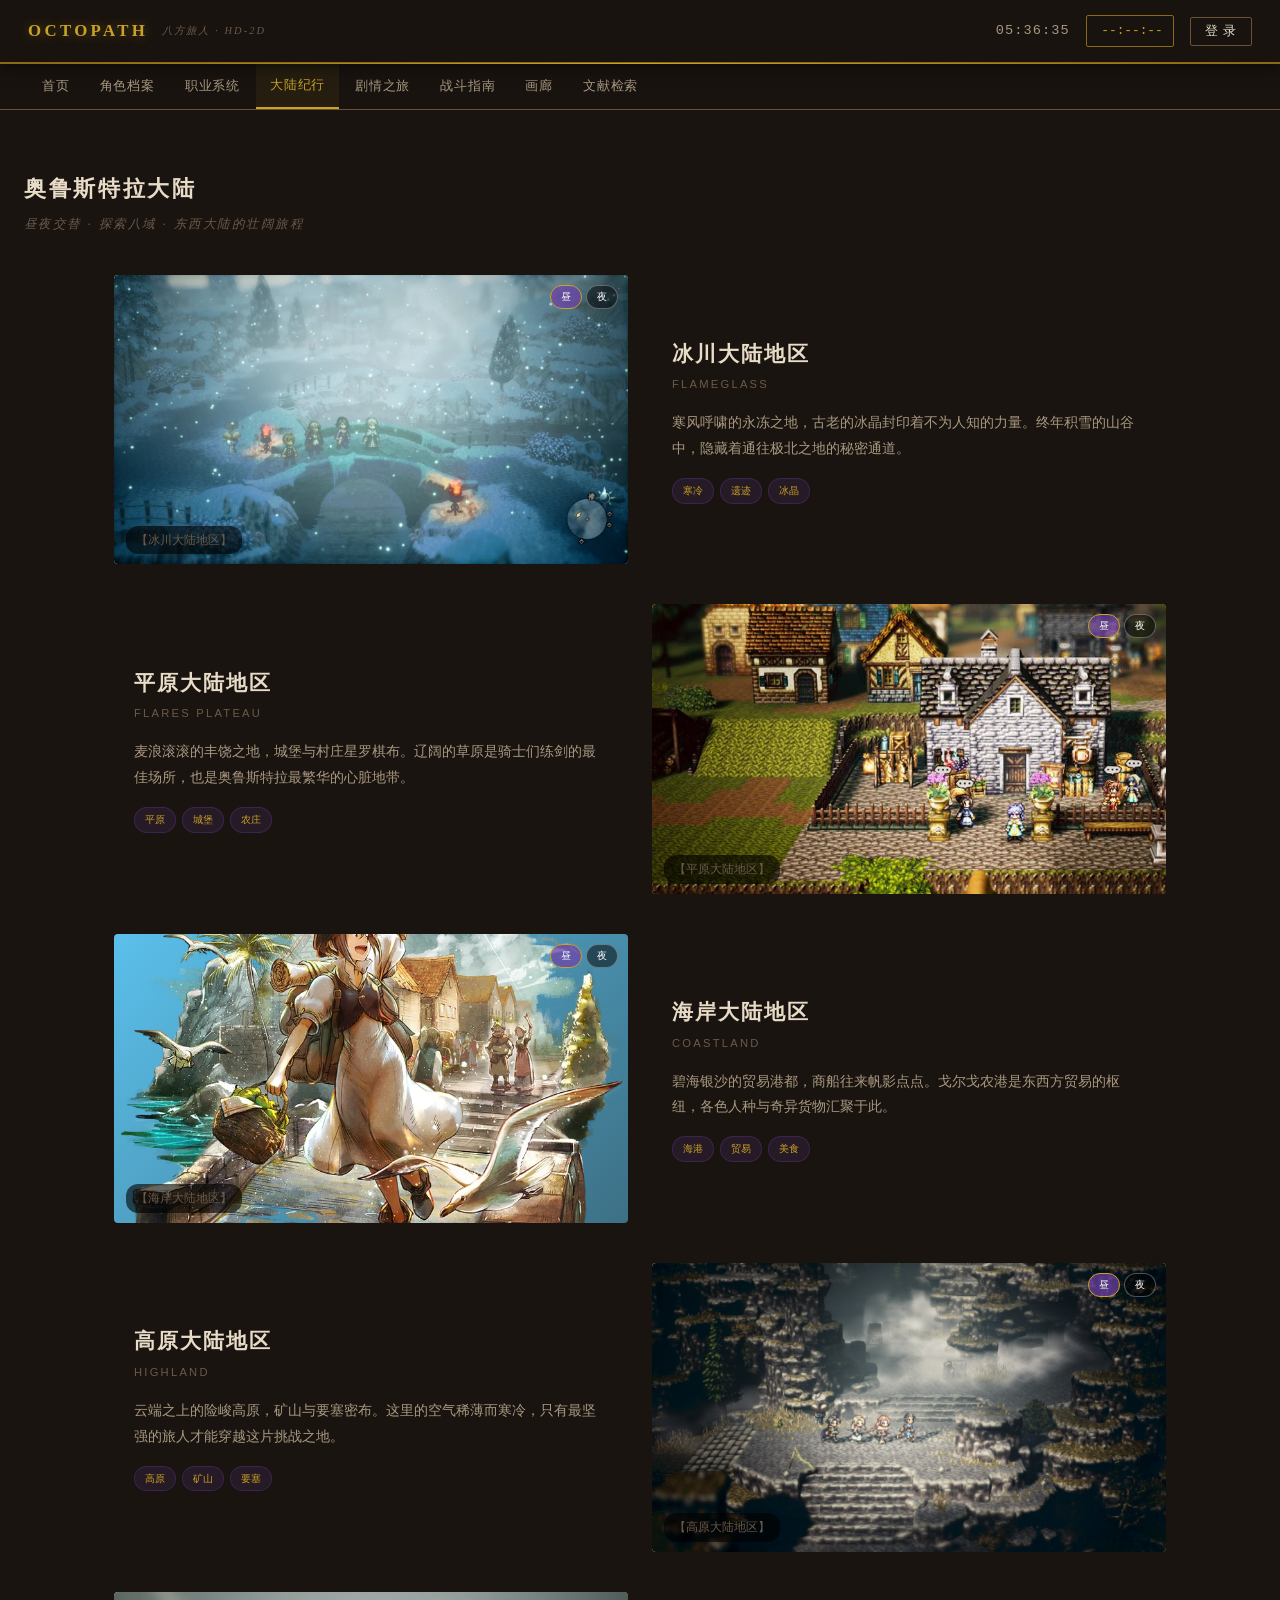
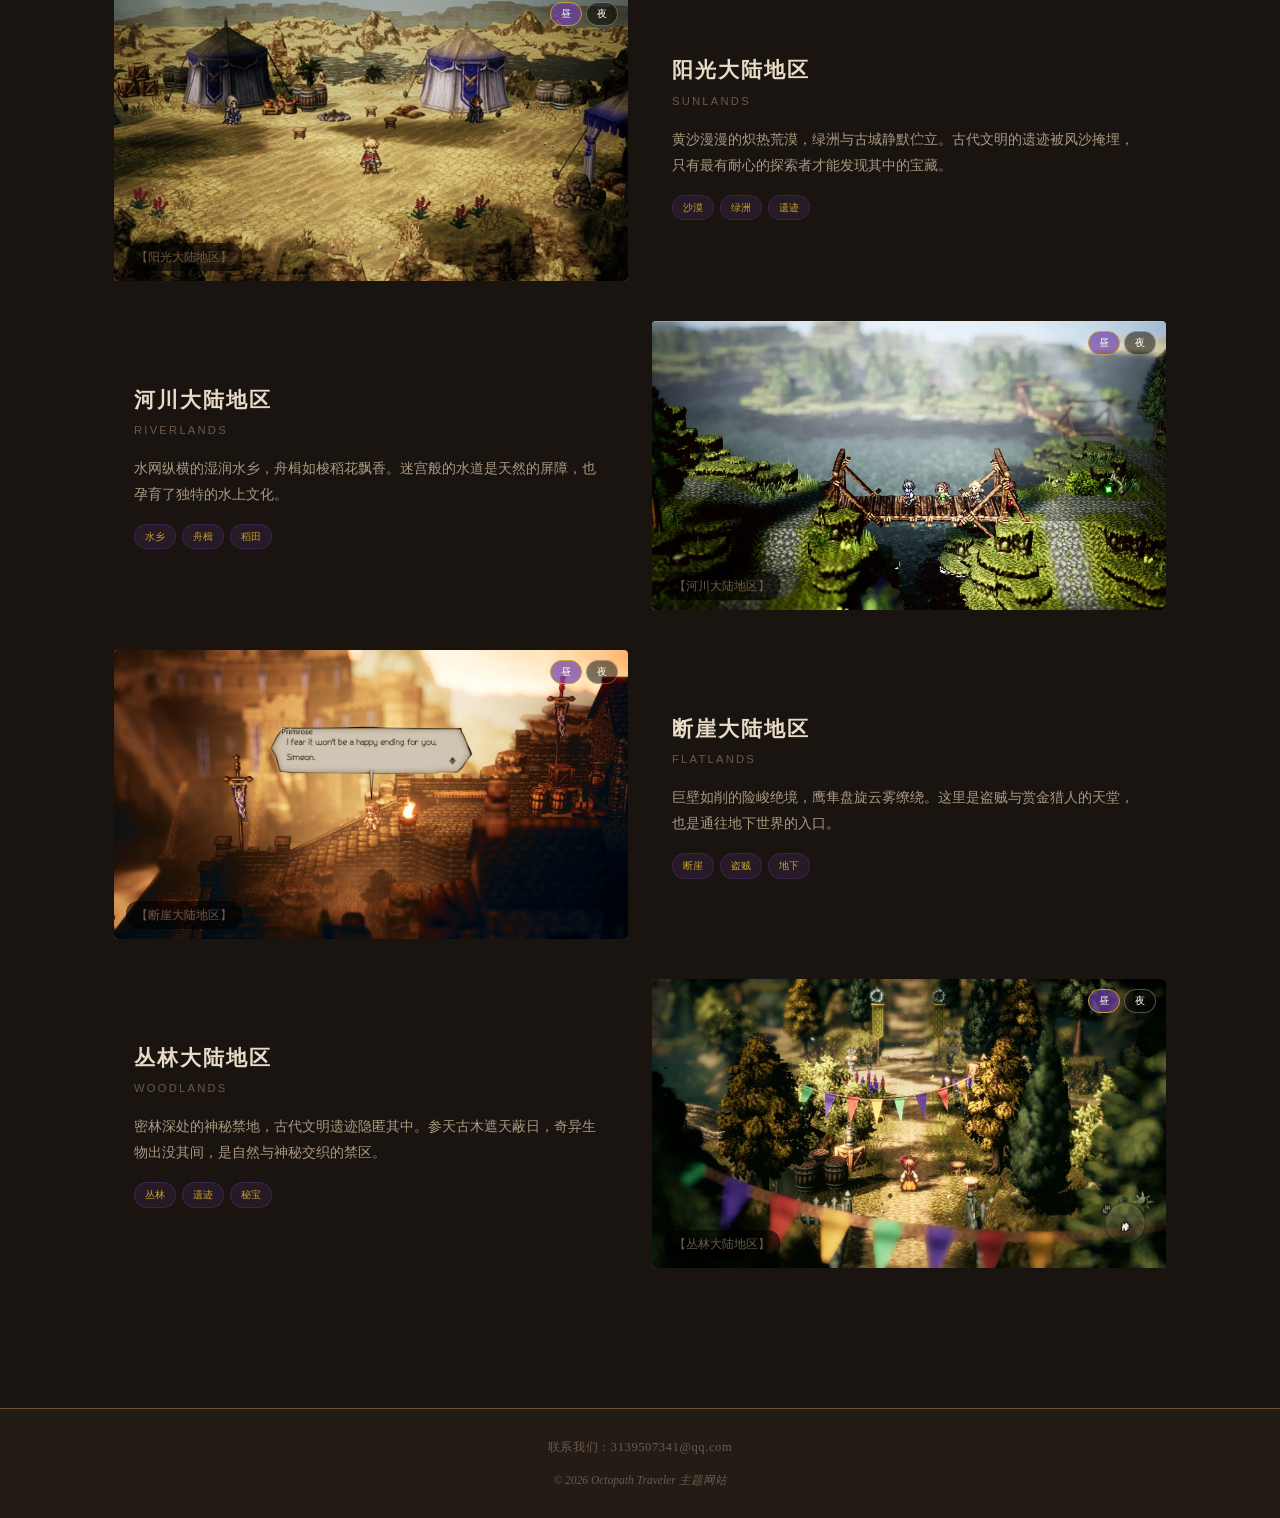
<file: pages/world.html>
<!DOCTYPE html>
<html lang="zh-CN">
<head>
  <meta charset="UTF-8">
  <meta name="viewport" content="width=device-width, initial-scale=1.0">
  <title>大陆纪行 - Octopath Traveler</title>
  <link rel="stylesheet" href="../css/style.css">
  <style>
    .region-list { max-width:1100px; margin:40px auto; padding:0 24px 60px; }
    .region-item { display:grid; grid-template-columns:1fr 1fr; gap:24px; margin-bottom:40px; align-items:center; }
    .region-item:nth-child(even) { direction:rtl; }
    .region-item:nth-child(even) > * { direction:ltr; }
    .region-img { aspect-ratio:16/9; border-radius:var(--border-radius); overflow:hidden; background:linear-gradient(135deg,#1a1a3e,#0f3460); display:flex; align-items:center; justify-content:center; color:var(--color-text-muted); font-size:0.85rem; position:relative; }
    .day-night-toggle { position:absolute; top:10px; right:10px; display:flex; gap:4px; }
    .toggle-btn { padding:4px 10px; font-size:0.65rem; border-radius:20px; border:1px solid rgba(255,255,255,0.3); background:rgba(0,0,0,0.5); color:#fff; cursor:pointer; transition:all 0.2s; }
    .toggle-btn.active { background:rgba(110,64,170,0.7); border-color:var(--color-hover); }
    .region-info { padding:20px; }
    .region-name { font-size:1.3rem; font-weight:700; color:var(--color-text-primary); margin-bottom:4px; letter-spacing:0.1em; }
    .region-en { font-size:0.7rem; color:var(--color-text-muted); letter-spacing:0.2em; text-transform:uppercase; margin-bottom:16px; }
    .region-desc { font-size:0.9rem; color:var(--color-text-secondary); line-height:1.8; margin-bottom:16px; }
    .region-tags { display:flex; flex-wrap:wrap; gap:6px; }
    .r-tag { padding:3px 10px; background:rgba(110,64,170,0.15); border:1px solid rgba(110,64,170,0.3); border-radius:20px; font-size:0.65rem; color:var(--color-hover); }
    .section { padding:60px 24px 0; max-width:1400px; margin:0 auto; }
    @media(max-width:768px) { .region-item { grid-template-columns:1fr; } .region-item:nth-child(even){ direction:ltr; } }
  </style>
</head>
<body>

  <header class="site-header">
    <div class="header__left"><span class="header__logo">OCTOPATH</span><span class="header__subtitle">八方旅人 · HD-2D</span></div>
    <div class="header__right">
      <div class="clock-widget" id="clockWidget">00:00:00</div>
      <div class="countdown-widget" id="countdownWidget">--:--:--</div>
      <button class="btn-login" id="btnLogin">登 录</button>
      <div class="user-info" id="userInfo" style="display:none;"><span class="gem-dot"></span><span class="user-name" id="userName"></span></div>
    </div>
  </header>

  <nav class="site-nav">
    <ul class="nav__primary">
      <li class="nav__item"><a class="nav__link" href="../index.html">首页</a></li>
      <li class="nav__item"><a class="nav__link" href="characters.html">角色档案</a></li>
      <li class="nav__item"><a class="nav__link" href="jobs.html">职业系统</a></li>
      <li class="nav__item active"><a class="nav__link" href="world.html">大陆纪行</a></li>
      <li class="nav__item"><a class="nav__link" href="story.html">剧情之旅</a></li>
      <li class="nav__item"><a class="nav__link" href="battle.html">战斗指南</a></li>
      <li class="nav__item"><a class="nav__link" href="gallery.html">画廊</a></li>
      <li class="nav__item"><a class="nav__link" href="pubmed.html">文献检索</a></li>
    </ul>
  </nav>

  <main style="margin-top:calc(var(--header-height) + var(--nav-height));">
    <div class="section">
      <h2 class="section-title">奥鲁斯特拉大陆</h2>
      <p class="section-subtitle">昼夜交替 · 探索八域 · 东西大陆的壮阔旅程</p>
    </div>

    <div class="region-list" id="regionList"></div>
  </main>

  <footer class="site-footer">
    <div class="footer__links"><a href="mailto:3139507341@qq.com">联系我们：3139507341@qq.com</a></div>
    <p class="footer__copyright">© 2026 Octopath Traveler 主题网站</p>
  </footer>

  <script src="../js/main.js"></script>
  <script>
    const REGIONS = [
      { name:'冰川大陆地区', en:'Flameglass', chars:'海茵特·终章', desc:'寒风呼啸的永冻之地，古老的冰晶封印着不为人知的力量。终年积雪的山谷中，隐藏着通往极北之地的秘密通道。', tags:['寒冷','遗迹','冰晶'], dayColor:'#a8d8ea', nightColor:'#1a3a5c' },
      { name:'平原大陆地区', en:'Flares Plateau', chars:'欧贝利克·故乡', desc:'麦浪滚滚的丰饶之地，城堡与村庄星罗棋布。辽阔的草原是骑士们练剑的最佳场所，也是奥鲁斯特拉最繁华的心脏地带。', tags:['平原','城堡','农庄'], dayColor:'#d4a76a', nightColor:'#2d2a1a' },
      { name:'海岸大陆地区', en:'Coastland', chars:'特蕾莎·出身地', desc:'碧海银沙的贸易港都，商船往来帆影点点。戈尔戈农港是东西方贸易的枢纽，各色人种与奇异货物汇聚于此。', tags:['海港','贸易','美食'], dayColor:'#5bc0eb', nightColor:'#0d2137' },
      { name:'高原大陆地区', en:'Highland', chars:'普里姆萝斯·逃亡', desc:'云端之上的险峻高原，矿山与要塞密布。这里的空气稀薄而寒冷，只有最坚强的旅人才能穿越这片挑战之地。', tags:['高原','矿山','要塞'], dayColor:'#c9b18c', nightColor:'#2a2010' },
      { name:'阳光大陆地区', en:'Sunlands', chars:'阿芬·流浪地', desc:'黄沙漫漫的炽热荒漠，绿洲与古城静默伫立。古代文明的遗迹被风沙掩埋，只有最有耐心的探索者才能发现其中的宝藏。', tags:['沙漠','绿洲','遗迹'], dayColor:'#e8c47c', nightColor:'#3d2a10' },
      { name:'河川大陆地区', en:'Riverlands', chars:'赛拉斯·探索', desc:'水网纵横的湿润水乡，舟楫如梭稻花飘香。迷宫般的水道是天然的屏障，也孕育了独特的水上文化。', tags:['水乡','舟楫','稻田'], dayColor:'#8ec88a', nightColor:'#1a2a1a' },
      { name:'断崖大陆地区', en:'Flatlands', chars:'提里昂·追忆', desc:'巨壁如削的险峻绝境，鹰隼盘旋云雾缭绕。这里是盗贼与赏金猎人的天堂，也是通往地下世界的入口。', tags:['断崖','盗贼','地下'], dayColor:'#a0785a', nightColor:'#1a0d00' },
      { name:'丛林大陆地区', en:'Woodlands', chars:'奥菲利亚·试炼', desc:'密林深处的神秘禁地，古代文明遗迹隐匿其中。参天古木遮天蔽日，奇异生物出没其间，是自然与神秘交织的禁区。', tags:['丛林','遗迹','秘宝'], dayColor:'#4a8c5c', nightColor:'#0d1a0d' },
    ];

    const list = document.getElementById('regionList');
    REGIONS.forEach((r, i) => {
      const div = document.createElement('div');
      div.className = 'region-item';
      div.innerHTML = `
        <div class="region-img" id="regionImg${i}" style="background:linear-gradient(135deg,${r.dayColor},${r.dayColor}88);">
          <img src="../图集/${['snow1.png','town1.png','coast1.png','highland1.png','desert1.png','river1.png','ruins1.png','forest1.png'][i]}" alt="${r.name}" style="position:absolute;inset:0;width:100%;height:100%;object-fit:cover;border-radius:var(--border-radius);" onerror="this.style.display='none';">
          <div class="night-overlay" id="nightOverlay${i}" style="position:absolute;inset:0;background:linear-gradient(135deg,rgba(0,0,0,0.55),rgba(0,0,0,0.7));border-radius:var(--border-radius);display:none;z-index:1;pointer-events:none;"></div>
          <div class="day-night-toggle">
            <button class="toggle-btn active" onclick="setDay(${i},'day',this)">昼</button>
            <button class="toggle-btn" onclick="setDay(${i},'night',this)">夜</button>
          </div>
          <span style="position:absolute;bottom:10px;left:12px;background:rgba(0,0,0,0.6);padding:4px 10px;border-radius:12px;font-size:0.75rem;z-index:2;">【${r.name}】</span>
        </div>
        <div class="region-info">
          <div class="region-name">${r.name}</div>
          <div class="region-en">${r.en}</div>
          <p class="region-desc">${r.desc}</p>
          <div class="region-tags">
            ${r.tags.map(t => `<span class="r-tag">${t}</span>`).join('')}
          </div>
        </div>
      `;
      list.appendChild(div);
    });

    function setDay(idx, mode, btn) {
      const r = REGIONS[idx];
      const el = document.getElementById('regionImg' + idx);
      const overlay = document.getElementById('nightOverlay' + idx);
      btn.parentElement.querySelectorAll('.toggle-btn').forEach(b => b.classList.remove('active'));
      btn.classList.add('active');
      if (mode === 'night') {
        overlay.style.display = 'block';
        el.style.background = 'none';
      } else {
        overlay.style.display = 'none';
        el.style.background = `linear-gradient(135deg,${r.dayColor},${r.dayColor}88)`;
      }
    }
  </script>
</body>
</html>
</file>
<file: css/style.css>
/* ===================================================
   八方旅人 Octopath Traveler - 全局样式
   风格：暖调古典 · 羊皮纸色系 · 古典 JRPG 质感
   =================================================== */

/* ---------- CSS 变量（八方旅人色系） ---------- */
:root {
  /* 背景色系（暖调） */
  --color-bg:           #1a1410;
  --color-bg-secondary: #231c16;
  --color-bg-card:      #2b2219;
  --color-bg-elevated:  #342a1f;

  /* 边框：暖金 */
  --color-border:       #6b5234;
  --color-border-light: #8a6a45;

  /* 八方旅人标志色 */
  --color-gold:         #c9a227;
  --color-gold-light:   #e8c060;
  --color-gold-dark:    #8b6914;
  --color-ruby:         #9b2335;
  --color-emerald:      #2d6a4f;
  --color-sapphire:     #1d4e6e;
  --color-amethyst:     #5c3d73;

  /* 渐变（暖调宝石光效） */
  --gradient-gold:      linear-gradient(135deg, #c9a227 0%, #8b6914 100%);
  --gradient-ruby:      linear-gradient(135deg, #c0392b 0%, #7b241c 100%);
  --gradient-hero:      linear-gradient(180deg, #2b1a0e 0%, #1a1410 60%, #0d0a07 100%);

  /* 文字 */
  --color-text-primary:   #e8dcc8;
  --color-text-secondary: #a89880;
  --color-text-muted:     #6b5a48;

  /* 功能色 */
  --color-link:      #7eb8c4;
  --color-hover:     #c9a227;
  --color-danger:    #c0392b;

  /* 字体 */
  --font-main: 'Georgia', 'Palatino Linotype', 'Book Antiqua', 'Noto Serif SC', 'SimSun', serif;
  --font-ui:  'Segoe UI', 'PingFang SC', 'Microsoft YaHei', sans-serif;

  /* 尺寸 */
  --header-height: 64px;
  --nav-height:    46px;
  --border-radius: 4px;
  --border-radius-sm: 2px;
}

/* ---------- 重置与基础 ---------- */
*, *::before, *::after {
  box-sizing: border-box;
  margin: 0;
  padding: 0;
}

html {
  scroll-behavior: smooth;
  font-size: 16px;
}

body {
  background-color: var(--color-bg);
  color: var(--color-text-primary);
  font-family: var(--font-ui);
  line-height: 1.7;
  min-height: 100vh;
  overflow-x: hidden;
}

a {
  color: var(--color-link);
  text-decoration: none;
  transition: color 0.2s ease;
}

a:hover {
  color: var(--color-hover);
}

ul, ol {
  list-style: none;
}

img {
  max-width: 100%;
  display: block;
}

button {
  cursor: pointer;
  font-family: inherit;
  border: none;
  background: none;
}

/* ---------- 滚动条（暖色） ---------- */
::-webkit-scrollbar {
  width: 8px;
  height: 8px;
}

::-webkit-scrollbar-track {
  background: var(--color-bg);
}

::-webkit-scrollbar-thumb {
  background: var(--color-border);
  border-radius: 4px;
}

::-webkit-scrollbar-thumb:hover {
  background: var(--color-border-light);
}

/* ---------- 顶部标题栏（古典边框） ---------- */
.site-header {
  position: fixed;
  top: 0;
  left: 0;
  right: 0;
  height: var(--header-height);
  background: rgba(26, 20, 16, 0.96);
  border-bottom: 2px solid var(--color-gold-dark);
  display: flex;
  align-items: center;
  justify-content: space-between;
  padding: 0 28px;
  z-index: 1000;
  box-shadow: 0 2px 16px rgba(0, 0, 0, 0.6);
}

/* 顶部金色装饰线 */
.site-header::before {
  content: '';
  position: absolute;
  bottom: -2px;
  left: 0;
  right: 0;
  height: 1px;
  background: linear-gradient(90deg, transparent, var(--color-gold), transparent);
}

.header__left {
  display: flex;
  align-items: center;
  gap: 14px;
}

.header__logo {
  font-size: 1.05rem;
  font-weight: 700;
  letter-spacing: 0.2em;
  color: var(--color-gold);
  font-family: var(--font-main);
  text-shadow: 0 0 12px rgba(201, 162, 39, 0.4);
}

.header__subtitle {
  font-size: 0.65rem;
  color: var(--color-text-muted);
  letter-spacing: 0.2em;
  font-family: var(--font-main);
  font-style: italic;
}

.header__right {
  display: flex;
  align-items: center;
  gap: 16px;
}

/* 时钟 */
.clock-widget {
  font-family: 'Courier New', monospace;
  font-size: 0.85rem;
  color: var(--color-text-secondary);
  letter-spacing: 0.08em;
  min-width: 78px;
  text-align: right;
}

/* 倒计时 */
.countdown-widget {
  font-family: 'Courier New', monospace;
  font-size: 0.8rem;
  color: var(--color-gold);
  min-width: 88px;
  text-align: right;
  padding: 4px 10px;
  border: 1px solid var(--color-gold-dark);
  border-radius: var(--border-radius-sm);
  cursor: pointer;
  transition: border-color 0.2s;
}

.countdown-widget:hover {
  border-color: var(--color-gold);
}

.countdown-widget.warning {
  color: var(--color-danger);
  border-color: var(--color-danger);
  animation: pulse 1s infinite;
}

@keyframes pulse {
  0%, 100% { opacity: 1; }
  50% { opacity: 0.5; }
}

/* 登录按钮 */
.btn-login {
  font-size: 0.8rem;
  color: var(--color-text-primary);
  padding: 5px 14px;
  border: 1px solid var(--color-border);
  border-radius: var(--border-radius-sm);
  background: transparent;
  transition: all 0.2s ease;
  letter-spacing: 0.08em;
  font-family: var(--font-main);
}

.btn-login:hover {
  border-color: var(--color-gold);
  color: var(--color-gold);
  background: rgba(201, 162, 39, 0.08);
}

/* 登录后用户名 */
.user-info {
  display: flex;
  align-items: center;
  gap: 8px;
  font-size: 0.8rem;
  color: var(--color-text-secondary);
}

.user-name {
  color: var(--color-gold);
  font-weight: 600;
  font-family: var(--font-main);
}

/* ---------- 导航栏 ---------- */
.site-nav {
  position: fixed;
  top: var(--header-height);
  left: 0;
  right: 0;
  height: var(--nav-height);
  background: rgba(26, 20, 16, 0.98);
  border-bottom: 1px solid var(--color-border);
  z-index: 999;
  display: flex;
  align-items: center;
  padding: 0 28px;
}

.nav__primary {
  display: flex;
  align-items: center;
  gap: 2px;
  height: 100%;
}

.nav__item {
  position: relative;
  height: 100%;
  display: flex;
  align-items: center;
}

.nav__link {
  display: flex;
  align-items: center;
  padding: 0 14px;
  height: 100%;
  font-size: 0.825rem;
  color: var(--color-text-secondary);
  letter-spacing: 0.06em;
  font-family: var(--font-main);
  transition: color 0.2s ease;
  white-space: nowrap;
}

.nav__link:hover,
.nav__item.active .nav__link {
  color: var(--color-gold);
  background: rgba(201, 162, 39, 0.07);
}

.nav__item.active .nav__link {
  border-bottom: 2px solid var(--color-gold);
}

/* 二级下拉 */
.nav__sub {
  position: absolute;
  top: 100%; /* 紧贴父元素底部，无间隙 */
  left: 0;
  min-width: 150px;
  background: var(--color-bg-secondary);
  border: 1px solid var(--color-border);
  border-radius: var(--border-radius);
  padding: 6px 0;
  display: none;
  box-shadow: 0 8px 24px rgba(0, 0, 0, 0.5);
}

.nav__item:hover > .nav__sub {
  display: block;
}

.nav__sub-item a {
  display: block;
  padding: 7px 14px;
  font-size: 0.78rem;
  color: var(--color-text-secondary);
  transition: all 0.15s ease;
  font-family: var(--font-main);
}

.nav__sub-item a:hover {
  background: rgba(201, 162, 39, 0.1);
  color: var(--color-gold);
}

/* ---------- 主内容区 ---------- */
.site-main {
  margin-top: calc(var(--header-height) + var(--nav-height));
  min-height: calc(100vh - var(--header-height) - var(--nav-height) - 80px);
  padding-bottom: 60px;
}

/* ---------- 英雄横幅 ---------- */
.hero-banner {
  position: relative;
  width: 100%;
  height: 60vh;
  min-height: 380px;
  max-height: 680px;
  overflow: hidden;
  display: flex;
  align-items: flex-end;
  justify-content: center;
}

.hero-bg {
  position: absolute;
  inset: 0;
  background-image: url('../图集/hero_bg.png');
  background-size: cover;
  background-position: center;
}

.hero-banner::before {
  content: '';
  position: absolute;
  inset: 0;
  background:
    linear-gradient(180deg, rgba(26,20,16,0.2) 0%, rgba(26,20,16,0.7) 100%),
    radial-gradient(ellipse at 50% 30%, rgba(201, 162, 39, 0.06) 0%, transparent 60%),
    radial-gradient(ellipse at 20% 80%, rgba(155, 35, 53, 0.04) 0%, transparent 50%),
    radial-gradient(ellipse at 80% 70%, rgba(45, 106, 79, 0.04) 0%, transparent 50%);
  pointer-events: none;
}

.hero-overlay {
  position: relative;
  z-index: 2;
  text-align: center;
  padding-bottom: 60px;
  animation: heroFadeIn 1.2s ease forwards;
}

@keyframes heroFadeIn {
  from { opacity: 0; transform: translateY(16px); }
  to   { opacity: 1; transform: translateY(0); }
}

.hero-title {
  font-size: clamp(2.2rem, 7vw, 4.5rem);
  font-weight: 700;
  letter-spacing: 0.3em;
  line-height: 1.15;
  color: var(--color-gold);
  font-family: var(--font-main);
  text-shadow:
    0 0 40px rgba(201, 162, 39, 0.3),
    0 2px 4px rgba(0, 0, 0, 0.8);
}

.hero-subtitle {
  font-size: 0.9rem;
  color: var(--color-text-secondary);
  letter-spacing: 0.5em;
  margin-top: 14px;
  font-family: var(--font-main);
  font-style: italic;
}

/* 英雄区装饰线 */
.hero-gem-line {
  display: flex;
  justify-content: center;
  align-items: center;
  gap: 10px;
  margin-top: 20px;
}

.hero-gem-line .gem-dot {
  width: 6px;
  height: 6px;
  background: var(--color-gold);
  transform: rotate(45deg);
  box-shadow: 0 0 6px rgba(201, 162, 39, 0.4);
}

.hero-gem-line .gem-dot:nth-child(2) {
  width: 8px;
  height: 8px;
  box-shadow: 0 0 10px rgba(201, 162, 39, 0.6);
}

/* ---------- Section 通用 ---------- */
.section {
  padding: 56px 28px;
  max-width: 1300px;
  margin: 0 auto;
}

.section-header {
  text-align: center;
  margin-bottom: 40px;
}

.section-title {
  font-size: 1.4rem;
  font-weight: 700;
  color: var(--color-text-primary);
  margin-bottom: 6px;
  letter-spacing: 0.12em;
  font-family: var(--font-main);
}

.section-subtitle {
  font-size: 0.78rem;
  color: var(--color-text-muted);
  letter-spacing: 0.2em;
  font-family: var(--font-main);
  font-style: italic;
  text-transform: uppercase;
}

.section-divider {
  display: flex;
  justify-content: center;
  align-items: center;
  gap: 10px;
  margin-bottom: 12px;
}

.section-divider__line {
  width: 50px;
  height: 1px;
  background: var(--color-border);
}

.section-divider__gem {
  width: 6px;
  height: 6px;
  background: var(--color-gold);
  transform: rotate(45deg);
}

/* ---------- 角色卡片网格 ---------- */
.character-grid {
  display: grid;
  grid-template-columns: repeat(4, 1fr);
  gap: 18px;
}

.char-card {
  position: relative;
  border-radius: var(--border-radius);
  overflow: hidden;
  cursor: pointer;
  transition: transform 0.3s ease, box-shadow 0.3s ease;
  background: var(--color-bg-card);
  border: 1px solid var(--color-border);
}

/* 悬停抬升 */
.char-card:hover {
  transform: translateY(-5px);
  box-shadow:
    0 10px 30px rgba(0, 0, 0, 0.5),
    0 0 0 1px var(--color-gold-dark);
}

/* 四角装饰框（古典边框） */
.char-card::before,
.char-card::after,
.char-card .corner-bl,
.char-card .corner-br {
  content: '';
  position: absolute;
  width: 16px;
  height: 16px;
  opacity: 0;
  transition: opacity 0.3s ease;
  pointer-events: none;
  z-index: 2;
}

.char-card::before {
  top: 6px;
  left: 6px;
  border-top: 2px solid var(--color-gold);
  border-left: 2px solid var(--color-gold);
}

.char-card::after {
  top: 6px;
  right: 6px;
  border-top: 2px solid var(--color-gold);
  border-right: 2px solid var(--color-gold);
}

.char-card .corner-bl {
  bottom: 6px;
  left: 6px;
  border-bottom: 2px solid var(--color-gold);
  border-left: 2px solid var(--color-gold);
}

.char-card .corner-br {
  bottom: 6px;
  right: 6px;
  border-bottom: 2px solid var(--color-gold);
  border-right: 2px solid var(--color-gold);
}

.char-card:hover::before,
.char-card:hover::after,
.char-card:hover .corner-bl,
.char-card:hover .corner-br {
  opacity: 1;
}

.char-card__image {
  width: 100%;
  aspect-ratio: 3 / 4;
  background:
    linear-gradient(160deg, #2a1f15 0%, #1a1410 50%, #0d0a07 100%);
  display: flex;
  align-items: center;
  justify-content: center;
  color: var(--color-text-muted);
  font-size: 0.72rem;
  font-family: var(--font-main);
  font-style: italic;
  position: relative;
  overflow: hidden;
}

/* 角色图占位纹理 */
.char-card__image::after {
  content: '';
  position: absolute;
  inset: 0;
  background:
    radial-gradient(ellipse at 50% 40%, rgba(201, 162, 39, 0.04) 0%, transparent 70%);
}

.char-card__name {
  position: absolute;
  bottom: 0;
  left: 0;
  right: 0;
  padding: 48px 14px 14px;
  background: linear-gradient(transparent, rgba(26, 20, 16, 0.97));
}

.char-card__name-cn {
  font-size: 0.95rem;
  font-weight: 700;
  color: var(--color-text-primary);
  letter-spacing: 0.12em;
  font-family: var(--font-main);
}

.char-card__name-en {
  font-size: 0.65rem;
  color: var(--color-text-secondary);
  letter-spacing: 0.15em;
  margin-top: 2px;
  font-family: var(--font-main);
  text-transform: uppercase;
}

.char-card__job {
  display: inline-block;
  margin-top: 6px;
  padding: 2px 9px;
  font-size: 0.62rem;
  background: transparent;
  border: 1px solid var(--color-gold-dark);
  border-radius: 20px;
  color: var(--color-gold);
  letter-spacing: 0.1em;
  font-family: var(--font-main);
}

/* ---------- 地区卡片网格 ---------- */
.region-grid {
  display: grid;
  grid-template-columns: repeat(4, 1fr);
  gap: 18px;
}

.region-card {
  border-radius: var(--border-radius);
  overflow: hidden;
  background: var(--color-bg-card);
  border: 1px solid var(--color-border);
  cursor: pointer;
  transition: all 0.3s ease;
}

.region-card:hover {
  transform: translateY(-4px);
  box-shadow: 0 8px 24px rgba(0, 0, 0, 0.4);
  border-color: var(--color-gold-dark);
}

.region-card__image {
  position: relative;
  width: 100%;
  height: 130px;
  overflow: hidden;
  background: linear-gradient(160deg, #1e2d3a 0%, #0f1a12 50%, #1a1410 100%);
  display: flex;
  align-items: flex-end;
  justify-content: center;
}
.region-card__image img {
  position: absolute;
  inset: 0;
  width: 100%;
  height: 100%;
  object-fit: cover;
  object-position: center top;
  z-index: 0;
}
.region-card__image .region-label {
  position: relative;
  z-index: 1;
  background: rgba(0,0,0,0.55);
  color: #e8d5b0;
  font-size: 0.72rem;
  font-family: var(--font-main);
  font-style: italic;
  padding: 4px 10px;
  border-radius: 10px;
  margin-bottom: 6px;
  letter-spacing: 0.05em;
}

.region-card__body {
  padding: 14px;
}

.region-card__name {
  font-size: 0.9rem;
  font-weight: 700;
  color: var(--color-text-primary);
  margin-bottom: 4px;
  font-family: var(--font-main);
}

.region-card__desc {
  font-size: 0.72rem;
  color: var(--color-text-secondary);
  line-height: 1.55;
  font-family: var(--font-main);
}

/* ---------- 音乐控制条 ---------- */
.music-bar {
  position: fixed;
  bottom: 0;
  left: 0;
  right: 0;
  height: 50px;
  background: rgba(26, 20, 16, 0.97);
  border-top: 1px solid var(--color-border);
  box-shadow: 0 -2px 12px rgba(0, 0, 0, 0.4);
  display: flex;
  align-items: center;
  padding: 0 24px;
  gap: 14px;
  z-index: 998;
}

.music-bar__info {
  display: flex;
  align-items: center;
  gap: 10px;
  flex: 1;
  min-width: 0;
}

.music-bar__gem {
  width: 8px;
  height: 8px;
  background: var(--color-gold);
  transform: rotate(45deg);
  flex-shrink: 0;
  box-shadow: 0 0 6px rgba(201, 162, 39, 0.5);
}

.music-bar__track {
  font-size: 0.78rem;
  color: var(--color-text-secondary);
  white-space: nowrap;
  overflow: hidden;
  text-overflow: ellipsis;
  font-family: var(--font-main);
  font-style: italic;
}

.music-bar__controls {
  display: flex;
  align-items: center;
  gap: 10px;
}

.btn-icon {
  width: 30px;
  height: 30px;
  border-radius: 50%;
  background: transparent;
  border: 1px solid var(--color-border);
  color: var(--color-text-secondary);
  display: flex;
  align-items: center;
  justify-content: center;
  font-size: 0.7rem;
  transition: all 0.2s ease;
}

.btn-icon:hover {
  border-color: var(--color-gold);
  color: var(--color-gold);
  background: rgba(201, 162, 39, 0.08);
}

.btn-icon.active {
  border-color: var(--color-gold);
  color: var(--color-gold);
  background: rgba(201, 162, 39, 0.1);
}

.volume-slider {
  width: 72px;
  height: 3px;
  -webkit-appearance: none;
  background: var(--color-border);
  border-radius: 2px;
  outline: none;
  cursor: pointer;
}

.volume-slider::-webkit-slider-thumb {
  -webkit-appearance: none;
  width: 10px;
  height: 10px;
  border-radius: 50%;
  background: var(--color-gold);
  cursor: pointer;
}

/* ---------- 登录弹窗 ---------- */
.login-modal {
  position: fixed;
  inset: 0;
  background: rgba(0, 0, 0, 0.75);
  display: none;
  align-items: center;
  justify-content: center;
  z-index: 2000;
}

.login-modal.open {
  display: flex;
}

.login-modal__box {
  background: var(--color-bg-secondary);
  border: 1px solid var(--color-border);
  border-top: 2px solid var(--color-gold-dark);
  border-radius: var(--border-radius);
  padding: 32px 36px;
  width: 340px;
  max-width: 90vw;
  box-shadow: 0 20px 60px rgba(0, 0, 0, 0.7);
  animation: modalIn 0.25s ease forwards;
  position: relative;
}

@keyframes modalIn {
  from { opacity: 0; transform: translateY(-8px); }
  to   { opacity: 1; transform: translateY(0); }
}

.login-modal__title {
  font-size: 1.1rem;
  font-weight: 700;
  color: var(--color-gold);
  margin-bottom: 24px;
  text-align: center;
  letter-spacing: 0.15em;
  font-family: var(--font-main);
}

.form-group {
  margin-bottom: 14px;
}

.form-label {
  display: block;
  font-size: 0.75rem;
  color: var(--color-text-secondary);
  margin-bottom: 5px;
  letter-spacing: 0.08em;
  font-family: var(--font-main);
}

.form-input {
  width: 100%;
  padding: 9px 12px;
  background: var(--color-bg);
  border: 1px solid var(--color-border);
  border-radius: var(--border-radius-sm);
  color: var(--color-text-primary);
  font-size: 0.88rem;
  font-family: var(--font-ui);
  outline: none;
  transition: border-color 0.2s ease;
}

.form-input:focus {
  border-color: var(--color-gold);
}

.form-error {
  font-size: 0.72rem;
  color: var(--color-danger);
  margin-top: 3px;
  min-height: 16px;
}

.btn-submit {
  width: 100%;
  padding: 11px;
  margin-top: 8px;
  background: var(--gradient-gold);
  color: #1a1410;
  font-size: 0.85rem;
  font-weight: 700;
  border-radius: var(--border-radius-sm);
  letter-spacing: 0.15em;
  font-family: var(--font-main);
  transition: opacity 0.2s ease, transform 0.1s ease;
}

.btn-submit:hover {
  opacity: 0.88;
  transform: translateY(-1px);
}

.btn-submit:active {
  transform: translateY(0);
}

.btn-close {
  position: absolute;
  top: 10px;
  right: 14px;
  font-size: 1.1rem;
  color: var(--color-text-muted);
  transition: color 0.2s ease;
  background: none;
  border: none;
  cursor: pointer;
}

.btn-close:hover {
  color: var(--color-text-primary);
}

/* ---------- 防沉迷锁定遮罩 ---------- */
.lock-overlay {
  position: fixed;
  inset: 0;
  background: rgba(13, 10, 7, 0.95);
  display: none;
  align-items: center;
  justify-content: center;
  z-index: 3000;
  flex-direction: column;
  gap: 18px;
}

.lock-overlay.open {
  display: flex;
}

.lock-overlay__icon {
  font-size: 2.8rem;
  opacity: 0.6;
}

.lock-overlay__msg {
  font-size: 1.1rem;
  color: var(--color-text-primary);
  text-align: center;
  letter-spacing: 0.12em;
  font-family: var(--font-main);
}

.lock-overlay__timer {
  font-family: 'Courier New', monospace;
  font-size: 2rem;
  color: var(--color-gold);
  letter-spacing: 0.2em;
}

/* ---------- 底部 Footer ---------- */
.site-footer {
  padding: 28px 24px;
  border-top: 1px solid var(--color-border);
  text-align: center;
  background: var(--color-bg-secondary);
}

.footer__links {
  display: flex;
  justify-content: center;
  gap: 24px;
  margin-bottom: 12px;
}

.footer__links a {
  font-size: 0.78rem;
  color: var(--color-text-muted);
  letter-spacing: 0.05em;
  font-family: var(--font-main);
  transition: color 0.2s;
}

.footer__links a:hover {
  color: var(--color-gold);
}

.footer__copyright {
  font-size: 0.72rem;
  color: var(--color-text-muted);
  font-family: var(--font-main);
  font-style: italic;
}

/* ---------- 响应式 ---------- */
@media (max-width: 1024px) {
  .character-grid {
    grid-template-columns: repeat(3, 1fr);
  }

  .region-grid {
    grid-template-columns: repeat(3, 1fr);
  }
}

@media (max-width: 768px) {
  :root {
    --header-height: 56px;
    --nav-height: 0;
  }

  .character-grid {
    grid-template-columns: repeat(2, 1fr);
    gap: 12px;
  }

  .region-grid {
    grid-template-columns: repeat(2, 1fr);
    gap: 12px;
  }

  .section {
    padding: 36px 16px;
  }

  .header__subtitle,
  .clock-widget,
  .countdown-widget {
    display: none;
  }

  .site-nav {
    display: none;
  }

  .hero-banner {
    height: 50vh;
  }
}

@media (max-width: 480px) {
  .header__right {
    gap: 8px;
  }
}
</file>
